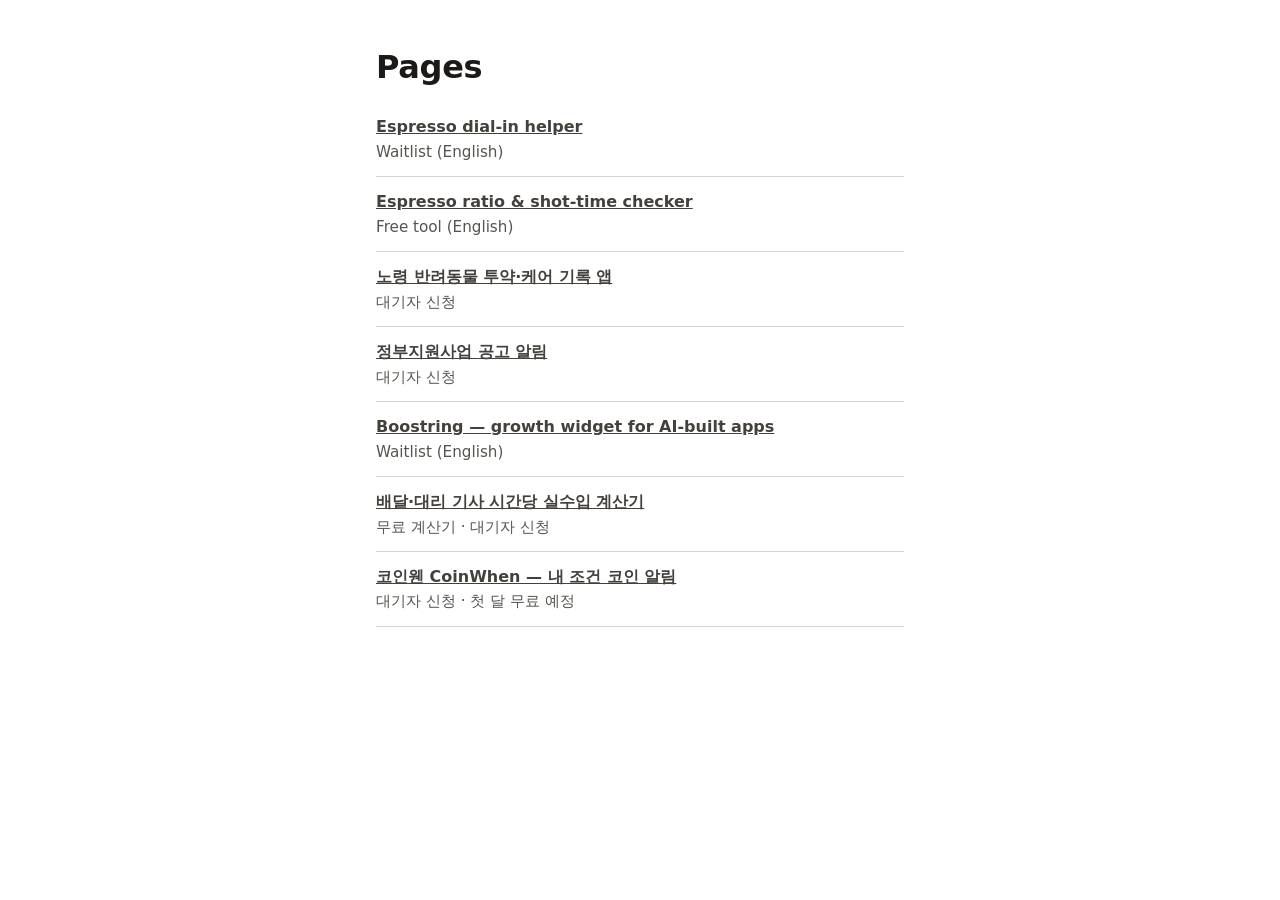
<file: index.html>
<!doctype html>
<html lang="ko">
<head>
<meta charset="utf-8">
<meta name="viewport" content="width=device-width, initial-scale=1">
<title>Waitlist Pages</title>
<meta name="description" content="준비 중인 서비스의 대기자 신청 페이지 목록.">
<meta property="og:title" content="Waitlist Pages">
<meta property="og:description" content="준비 중인 서비스의 대기자 신청 페이지 목록.">
<meta property="og:type" content="website">
<link rel="stylesheet" href="assets/style.css">
<style>:root { --accent: #44403c; }</style>
<script src="assets/config.js"></script>
</head>
<body>
<main>
  <h1>Pages</h1>
  <ul class="hub">
    <li><a href="espresso/index.html">Espresso dial-in helper</a><span>Waitlist (English)</span></li>
    <li><a href="espresso/calculator.html">Espresso ratio &amp; shot-time checker</a><span>Free tool (English)</span></li>
    <li><a href="pet/index.html">노령 반려동물 투약·케어 기록 앱</a><span>대기자 신청</span></li>
    <li><a href="jiwon/index.html">정부지원사업 공고 알림</a><span>대기자 신청</span></li>
    <li><a href="boost/index.html">Boostring — growth widget for AI-built apps</a><span>Waitlist (English)</span></li>
    <li><a href="driver/index.html">배달·대리 기사 시간당 실수입 계산기</a><span>무료 계산기 · 대기자 신청</span></li>
    <li><a href="coin/index.html">코인웬 CoinWhen — 내 조건 코인 알림</a><span>대기자 신청 · 첫 달 무료 예정</span></li>
  </ul>
</main>
</body>
</html>
</file>
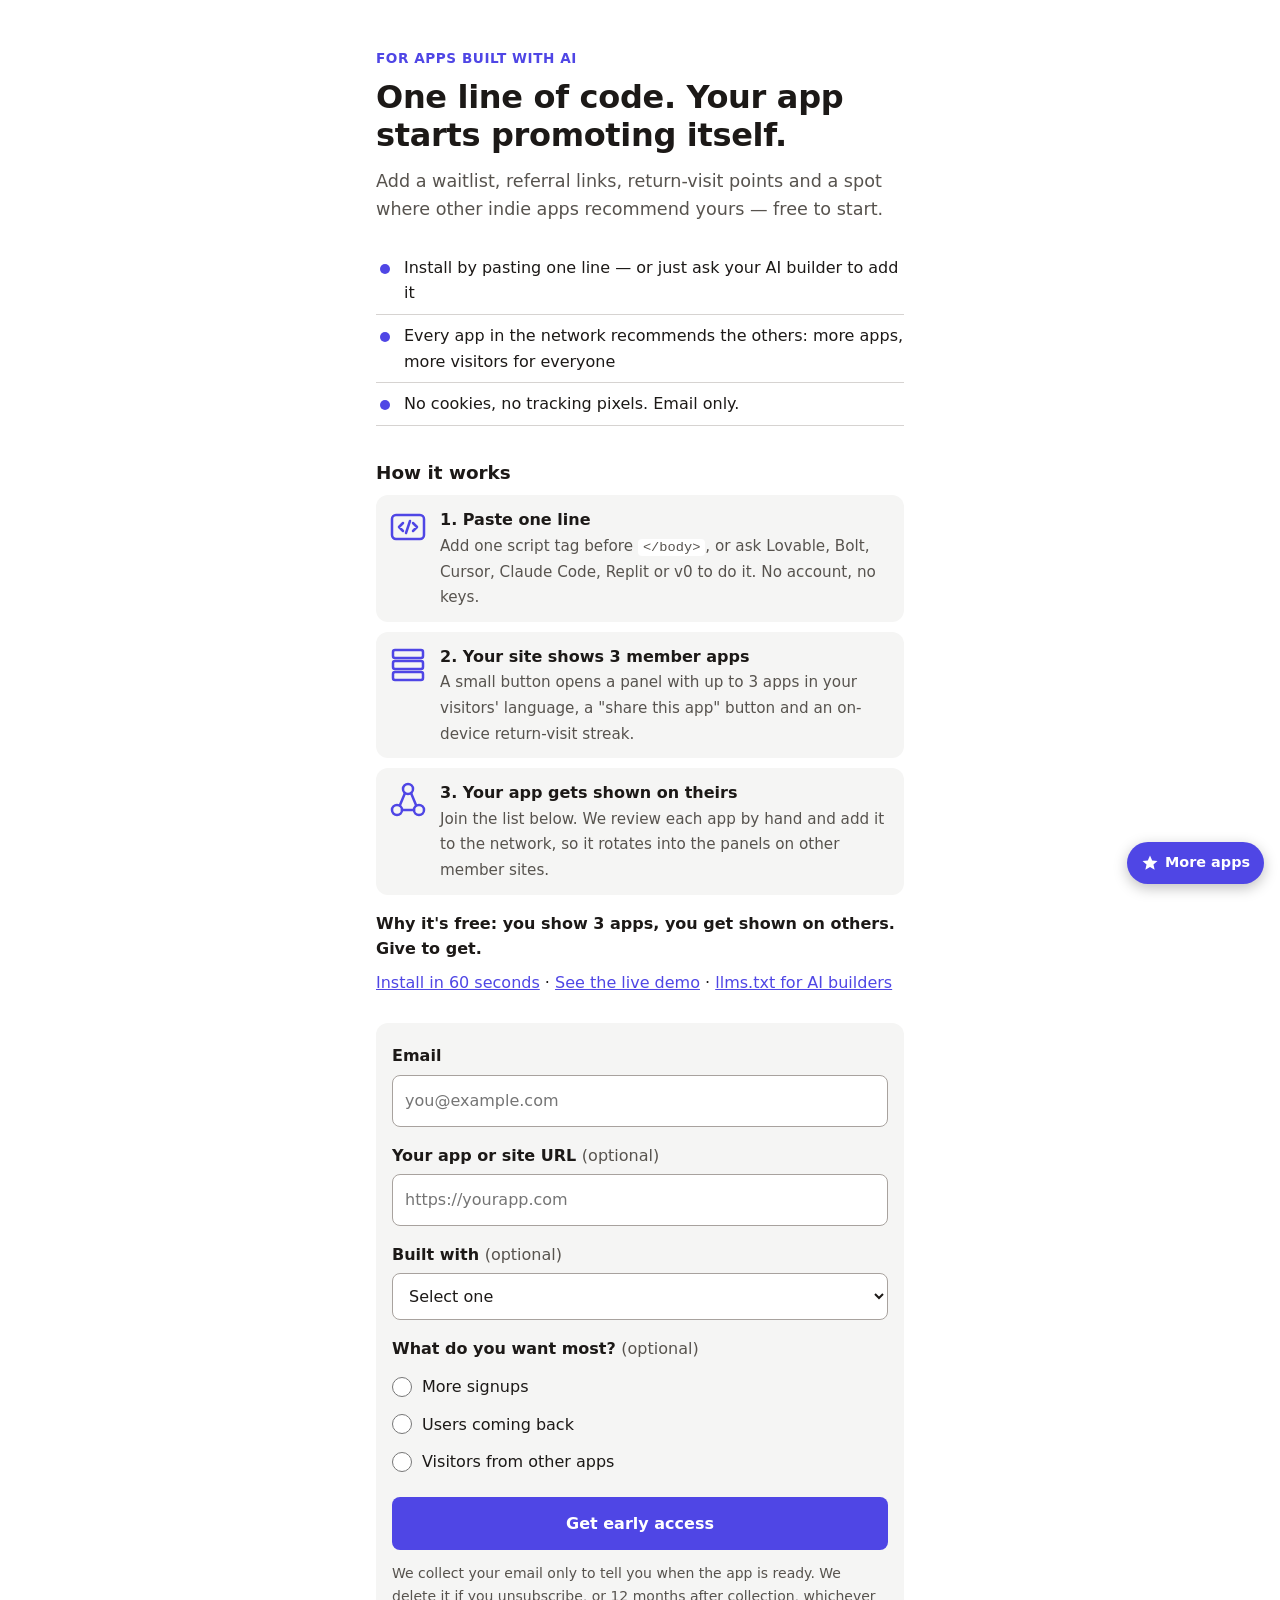
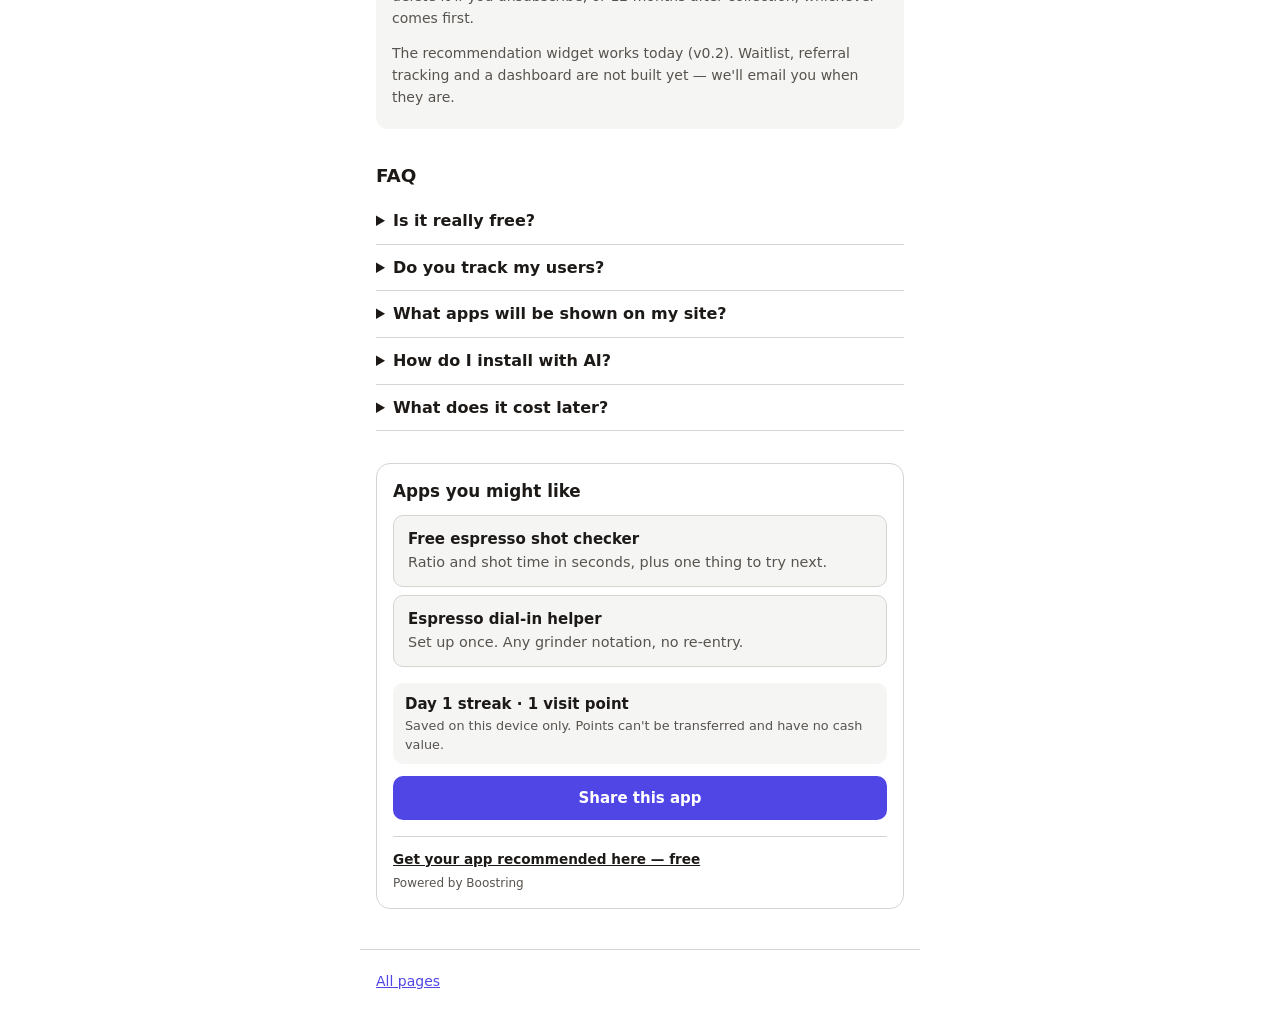
<file: boost/index.html>
<!doctype html>
<html lang="en">
<head>
<meta charset="utf-8">
<meta name="viewport" content="width=device-width, initial-scale=1">
<title>Boostring: free growth widget for AI-built apps</title>
<meta name="description" content="Add a waitlist, referral links, return-visit points and a spot where other indie apps recommend yours with one line of code. Free to start. Join the early access list.">
<meta property="og:title" content="One line of code. Your app starts promoting itself.">
<meta property="og:description" content="Boostring adds a waitlist, referral links, return-visit points and indie app recommendations to apps built with AI tools. Free to start.">
<meta property="og:type" content="website">
<link rel="stylesheet" href="../assets/style.css">
<style>
  :root { --accent: #4f46e5; }
  input[type=url] { width: 100%; font: inherit; padding: 12px; border: 1px solid #a8a29e; border-radius: 8px; background: #fff; color: var(--text); }
  input[type=url]:focus-visible { outline: 3px solid var(--accent); outline-offset: 2px; }
  .how { list-style: none; padding: 0; margin: 0 0 16px; display: grid; gap: 10px; counter-reset: s; }
  .how li { display: flex; gap: 12px; align-items: flex-start; padding: 12px; background: var(--surface); border-radius: 12px; }
  .how svg { width: 40px; height: 40px; flex: none; color: var(--accent); }
  .how b { display: block; }
  .how span { color: var(--muted); font-size: .95rem; }
  .how code, .faq code { font-size: .9em; background: #fff; padding: 1px 5px; border-radius: 4px; white-space: nowrap; }
  .why { font-weight: 700; margin: 0 0 8px; }
  .links { margin: 0 0 28px; }
  .faq details { border-bottom: 1px solid var(--line); padding: 10px 0; }
  .faq summary { font-weight: 700; cursor: pointer; }
  .faq p { margin: 8px 0 0; color: var(--muted); }
  .honest { font-size: .875rem; color: var(--muted); margin: 12px 0 0; }
</style>
<script src="../assets/config.js"></script>
</head>
<body>
<main>
  <p class="eyebrow">For apps built with AI</p>
  <h1>One line of code. Your app starts promoting itself.</h1>
  <p class="sub">Add a waitlist, referral links, return-visit points and a spot where other indie apps recommend yours — free to start.</p>
  <ul class="points">
    <li>Install by pasting one line — or just ask your AI builder to add it</li>
    <li>Every app in the network recommends the others: more apps, more visitors for everyone</li>
    <li>No cookies, no tracking pixels. Email only.</li>
  </ul>

  <h2>How it works</h2>
  <ol class="how">
    <li>
      <svg viewBox="0 0 40 40" aria-hidden="true" fill="none" stroke="currentColor" stroke-width="2.5" stroke-linecap="round" stroke-linejoin="round"><rect x="4" y="8" width="32" height="24" rx="4"/><path d="M15 16l-4 4 4 4M25 16l4 4-4 4M22 14l-4 12"/></svg>
      <div><b>1. Paste one line</b><span>Add one script tag before <code>&lt;/body&gt;</code>, or ask Lovable, Bolt, Cursor, Claude Code, Replit or v0 to do it. No account, no keys.</span></div>
    </li>
    <li>
      <svg viewBox="0 0 40 40" aria-hidden="true" fill="none" stroke="currentColor" stroke-width="2.5" stroke-linecap="round" stroke-linejoin="round"><rect x="5" y="6" width="30" height="8" rx="2"/><rect x="5" y="17" width="30" height="8" rx="2"/><rect x="5" y="28" width="30" height="8" rx="2"/></svg>
      <div><b>2. Your site shows 3 member apps</b><span>A small button opens a panel with up to 3 apps in your visitors' language, a "share this app" button and an on-device return-visit streak.</span></div>
    </li>
    <li>
      <svg viewBox="0 0 40 40" aria-hidden="true" fill="none" stroke="currentColor" stroke-width="2.5" stroke-linecap="round" stroke-linejoin="round"><circle cx="20" cy="9" r="5"/><circle cx="9" cy="30" r="5"/><circle cx="31" cy="30" r="5"/><path d="M17 13l-5 12M23 13l5 12M14 30h12"/></svg>
      <div><b>3. Your app gets shown on theirs</b><span>Join the list below. We review each app by hand and add it to the network, so it rotates into the panels on other member sites.</span></div>
    </li>
  </ol>
  <p class="why">Why it's free: you show 3 apps, you get shown on others. Give to get.</p>
  <p class="links"><a href="install.html">Install in 60 seconds</a> · <a href="install.html#demo">See the live demo</a> · <a href="llms.txt">llms.txt for AI builders</a></p>

  <div class="card">
    <form data-waitlist data-status="wl-status" data-referral="wl-referral"
          data-soon="Waitlist opens soon. Nothing was sent; please check back."
          data-thanks="Thanks, you're on the list."
          data-error="Something went wrong and you were not added. Please try again.">
      <input type="hidden" name="item" value="boost">
      <input type="hidden" name="_subject" value="Waitlist: boost">
      <div class="field">
        <label for="email">Email</label>
        <input id="email" name="email" type="email" required autocomplete="email" placeholder="you@example.com">
      </div>
      <div class="field">
        <label for="site">Your app or site URL <span class="opt">(optional)</span></label>
        <input id="site" name="site" type="url" maxlength="200" autocomplete="url" placeholder="https://yourapp.com">
      </div>
      <div class="field">
        <label for="builder">Built with <span class="opt">(optional)</span></label>
        <select id="builder" name="builder">
          <option value="">Select one</option>
          <option>Lovable</option><option>Bolt</option><option>Replit</option>
          <option>Cursor</option><option>Claude Code</option><option>v0</option>
          <option>Base44</option><option>Other</option>
        </select>
      </div>
      <fieldset>
        <legend>What do you want most? <span class="opt">(optional)</span></legend>
        <label class="radio"><input type="radio" name="goal" value="more-signups"> More signups</label>
        <label class="radio"><input type="radio" name="goal" value="users-coming-back"> Users coming back</label>
        <label class="radio"><input type="radio" name="goal" value="visitors-from-other-apps"> Visitors from other apps</label>
      </fieldset>
      <button type="submit">Get early access</button>
      <p class="notice">We collect your email only to tell you when the app is ready. We delete it if you unsubscribe, or 12 months after collection, whichever comes first.</p>
    </form>
    <p id="wl-status" class="status" role="status" aria-live="polite" hidden></p>
    <div id="wl-referral" class="referral" hidden>
      <p>Share your link — each friend who joins moves you up the list.</p>
      <a data-share-link href="#"></a>
    </div>
    <p class="honest">The recommendation widget works today (v0.2). Waitlist, referral tracking and a dashboard are not built yet — we'll email you when they are.</p>
  </div>

  <h2>FAQ</h2>
  <div class="faq">
    <details>
      <summary>Is it really free?</summary>
      <p>Yes. The script, the recommendations and being recommended on other member sites cost nothing. There is no card to enter and no account to make.</p>
    </details>
    <details>
      <summary>Do you track my users?</summary>
      <p>No. No cookies, no tracking pixels, no analytics. The script makes one request: <code>network.json</code> from the same place the script is served. The streak and referral code are kept in your visitor's browser (localStorage) and never sent to us.</p>
    </details>
    <details>
      <summary>What apps will be shown on my site?</summary>
      <p>Only apps in the network, which we vet by hand. Same language as your page first, same category preferred, never your own app. The order rotates daily so every member gets seen. The full list is public in <a href="network.json">network.json</a>.</p>
    </details>
    <details>
      <summary>How do I install with AI?</summary>
      <p>Tell your builder: "Add this script tag right before &lt;/body&gt; on every page of my site" and paste the line. Ready-made prompts for each tool are on the <a href="install.html">install page</a>.</p>
    </details>
    <details>
      <summary>What does it cost later?</summary>
      <p>Paid plans may come later for extras such as a dashboard. The core recommendation exchange stays free. If anything changes we'll tell you by email first.</p>
    </details>
  </div>
  <div id="boostring"></div>
</main>
<footer>
  <p><a href="../index.html">All pages</a></p>
</footer>
<script src="../assets/form.js"></script>
<script src="boostring.js" data-site="boost" data-mode="both" data-accent="#4f46e5" async></script>
</body>
</html>
</file>
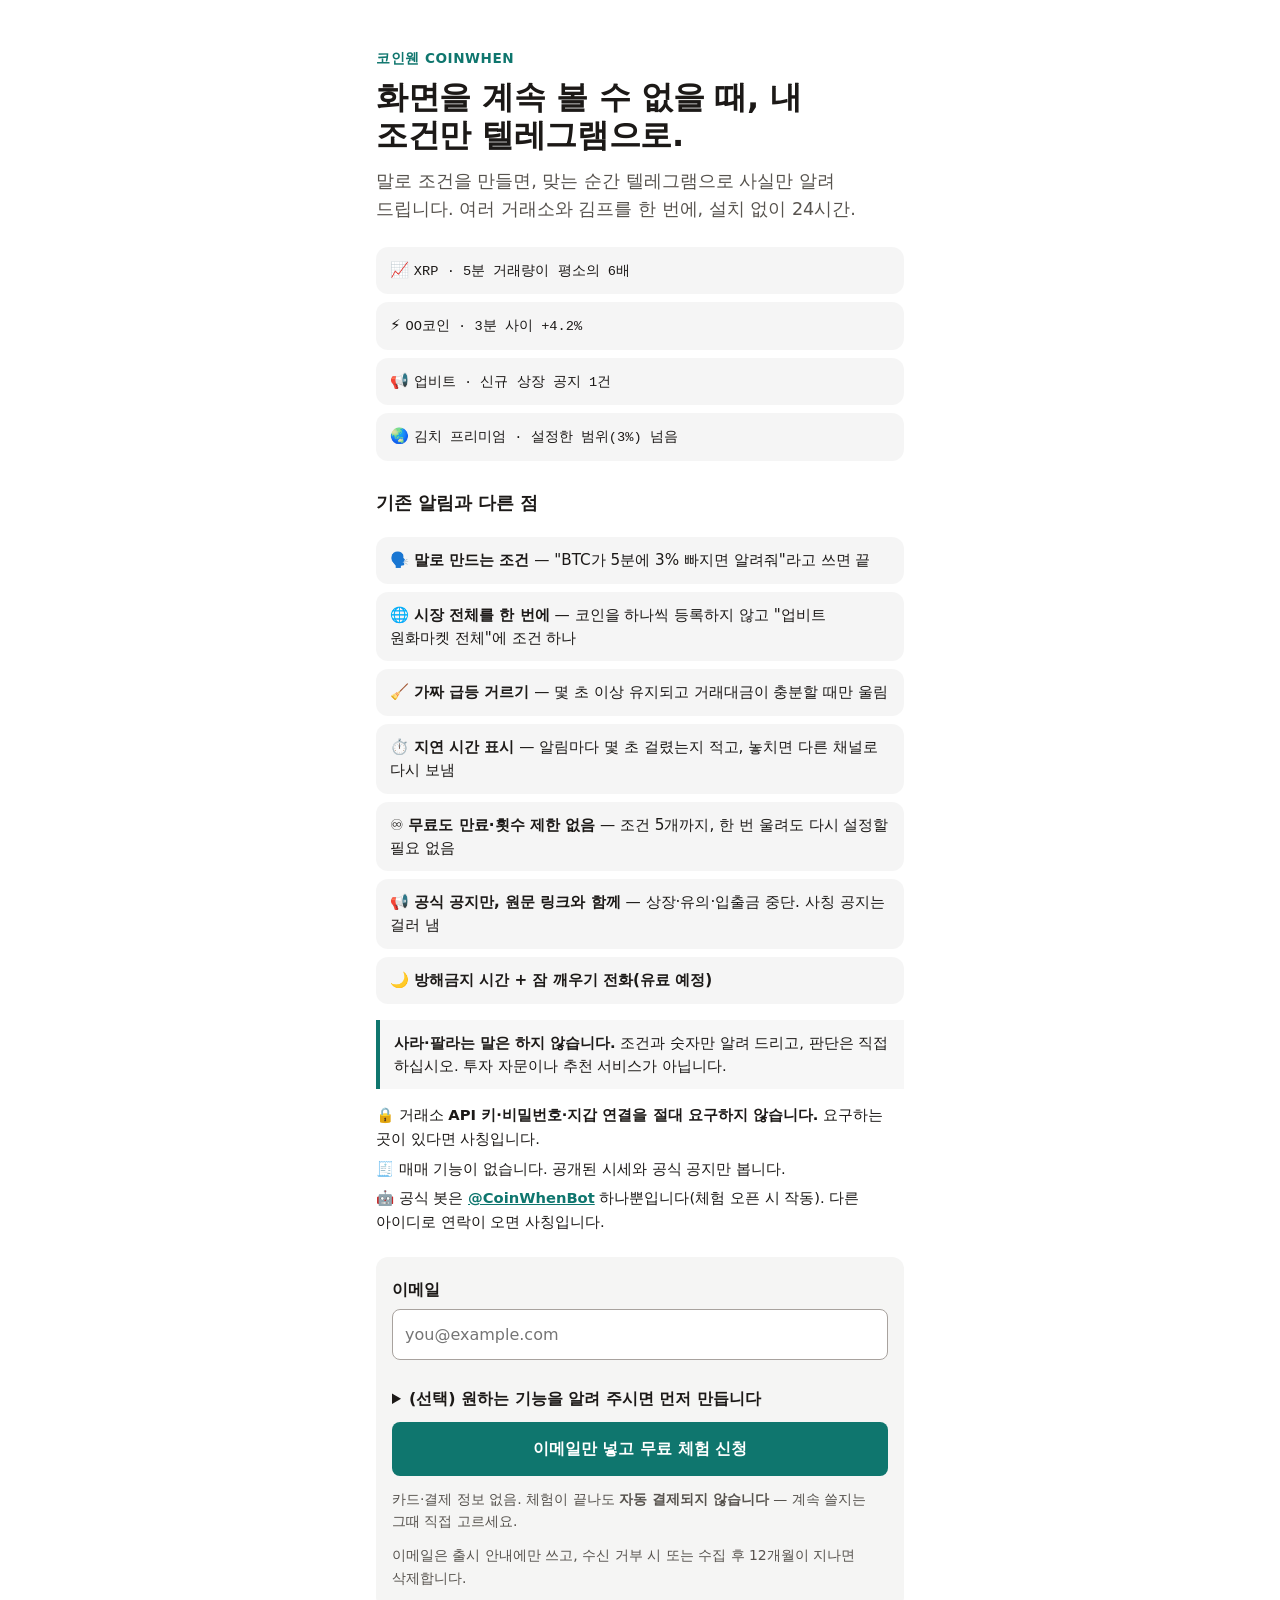
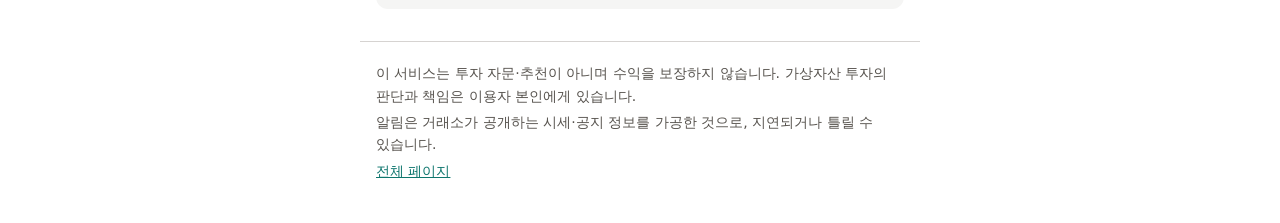
<file: coin/index.html>
<!doctype html>
<html lang="ko">
<head>
<meta charset="utf-8">
<meta name="viewport" content="width=device-width, initial-scale=1">
<title>코인웬 CoinWhen — 내 조건 코인 알림</title>
<meta name="description" content="거래량 급증, 가격 급변, 신규 상장 공지처럼 내가 정한 조건이 맞으면 텔레그램으로 알려 드립니다. 투자 추천은 하지 않습니다.">
<meta property="og:title" content="화면을 계속 볼 수 없을 때, 내 조건만 텔레그램으로.">
<meta property="og:description" content="내가 정한 조건이 맞으면 사실만 알려 드리는 코인 알림 봇. 첫 달 무료 예정.">
<meta property="og:type" content="website">
<link rel="stylesheet" href="../assets/style.css">
<style>
  :root { --accent: #0f766e; }
  .examples { list-style: none; padding: 0; margin: 20px 0 8px; display: grid; gap: 8px; }
  .examples li { padding: 12px 14px; border-radius: 12px; background: rgba(127,127,127,.08); font-size: .95rem; line-height: 1.5; }
  .examples code { font-family: ui-monospace, SFMono-Regular, Menlo, monospace; font-size: .9em; word-break: keep-all; }
  .not { margin: 16px 0 0; padding: 12px 14px; border-left: 4px solid var(--accent); background: rgba(127,127,127,.06); font-size: .92rem; line-height: 1.55; }
  fieldset { border: 0; margin: 0 0 16px; padding: 0; }
  fieldset legend { font-weight: 700; margin-bottom: 8px; }
  details.more { margin: 16px 0 0; }
  details.more summary { cursor: pointer; font-weight: 600; padding: 10px 0; }
  details.more[open] summary { margin-bottom: 8px; }
  .trust { list-style: none; padding: 0; margin: 14px 0 0; display: grid; gap: 6px; font-size: .92rem; }
  .checks label { display: flex; gap: 8px; align-items: center; margin: 6px 0; font-weight: 400; }
</style>
<script src="../assets/config.js"></script>
</head>
<body>
<main>
  <p class="eyebrow">코인웬 CoinWhen</p>
  <h1>화면을 계속 볼 수 없을 때, 내 조건만 텔레그램으로.</h1>
  <p class="sub">말로 조건을 만들면, 맞는 순간 텔레그램으로 사실만 알려 드립니다. 여러 거래소와 김프를 한 번에, 설치 없이 24시간.</p>

  <ul class="examples" aria-label="알림 예시">
    <li>📈 <code>XRP · 5분 거래량이 평소의 6배</code></li>
    <li>⚡ <code>OO코인 · 3분 사이 +4.2%</code></li>
    <li>📢 <code>업비트 · 신규 상장 공지 1건</code></li>
    <li>🌏 <code>김치 프리미엄 · 설정한 범위(3%) 넘음</code></li>
  </ul>
  <h2 style="font-size:1.1rem;margin:28px 0 10px">기존 알림과 다른 점</h2>
  <ul class="examples" aria-label="다른 점">
    <li>🗣️ <strong>말로 만드는 조건</strong> — "BTC가 5분에 3% 빠지면 알려줘"라고 쓰면 끝</li>
    <li>🌐 <strong>시장 전체를 한 번에</strong> — 코인을 하나씩 등록하지 않고 "업비트 원화마켓 전체"에 조건 하나</li>
    <li>🧹 <strong>가짜 급등 거르기</strong> — 몇 초 이상 유지되고 거래대금이 충분할 때만 울림</li>
    <li>⏱️ <strong>지연 시간 표시</strong> — 알림마다 몇 초 걸렸는지 적고, 놓치면 다른 채널로 다시 보냄</li>
    <li>♾️ <strong>무료도 만료·횟수 제한 없음</strong> — 조건 5개까지, 한 번 울려도 다시 설정할 필요 없음</li>
    <li>📢 <strong>공식 공지만, 원문 링크와 함께</strong> — 상장·유의·입출금 중단. 사칭 공지는 걸러 냄</li>
    <li>🌙 <strong>방해금지 시간 + 잠 깨우기 전화(유료 예정)</strong></li>
  </ul>
  <p class="not"><strong>사라·팔라는 말은 하지 않습니다.</strong> 조건과 숫자만 알려 드리고, 판단은 직접 하십시오. 투자 자문이나 추천 서비스가 아닙니다.</p>

  <ul class="trust" aria-label="안심 약속">
    <li>🔒 거래소 <strong>API 키·비밀번호·지갑 연결을 절대 요구하지 않습니다.</strong> 요구하는 곳이 있다면 사칭입니다.</li>
    <li>🧾 매매 기능이 없습니다. 공개된 시세와 공식 공지만 봅니다.</li>
    <li>🤖 공식 봇은 <a href="https://t.me/CoinWhenBot" rel="noopener"><strong>@CoinWhenBot</strong></a> 하나뿐입니다(체험 오픈 시 작동). 다른 아이디로 연락이 오면 사칭입니다.</li>
  </ul>
  <div class="card" style="margin-top:24px">
    <form data-waitlist data-endpoint="https://script.google.com/macros/s/AKfycbxaPPbWtwKUtUwsdDdP6D6fzMjVUw059i9oylRcZdw248mruXvFdVz9omgjuqEkwKcC/exec" data-endpoint-type="gas" data-status="wl-status"
          data-soon="곧 열립니다. 아직 신청이 접수되지 않았습니다."
          data-thanks="신청 완료! 텔레그램 처음 쓰시는 분을 위한 5분 준비 안내를 이메일로 보내 드립니다(보통 1분 안에 도착합니다. 안 보이면 스팸함도 확인해 주세요)."
          data-error="접수되지 않았습니다. 잠시 후 다시 시도해 주세요.">
      <input type="hidden" name="item" value="coin">
      <input type="text" name="_gotcha" tabindex="-1" autocomplete="off" aria-hidden="true" style="position:absolute;left:-9999px;width:1px;height:1px;opacity:0">
      <input type="hidden" name="_subject" value="Waitlist: coin">
      <div class="field">
        <label for="email">이메일</label>
        <input id="email" name="email" type="email" required autocomplete="email" placeholder="you@example.com">
      </div>
      <details class="more">
        <summary>(선택) 원하는 기능을 알려 주시면 먼저 만듭니다</summary>
      <fieldset class="checks">
        <legend>주로 쓰는 거래소 (선택)</legend>
        <label><input type="checkbox" name="exchange" value="upbit"> 업비트</label>
        <label><input type="checkbox" name="exchange" value="bithumb"> 빗썸</label>
        <label><input type="checkbox" name="exchange" value="coinone"> 코인원</label>
        <label><input type="checkbox" name="exchange" value="korbit"> 코빗</label>
        <label><input type="checkbox" name="exchange" value="binance"> 바이낸스</label>
      </fieldset>
      <fieldset class="checks">
        <legend>가장 먼저 받고 싶은 알림 (선택)</legend>
        <label><input type="checkbox" name="want" value="volume"> 거래량 급증</label>
        <label><input type="checkbox" name="want" value="price"> 짧은 시간 가격 급변</label>
        <label><input type="checkbox" name="want" value="listing"> 신규 상장·유의 종목 공지</label>
        <label><input type="checkbox" name="want" value="orderbook"> 호가 잔량 급변</label>
        <label><input type="checkbox" name="want" value="kimchi"> 김치 프리미엄</label>
        <label><input type="checkbox" name="want" value="wake"> 자는 동안 잠 깨우기 전화</label>
      </fieldset>
      <div class="field">
        <label for="rule">가장 먼저 걸고 싶은 조건을 말로 적어 주세요 (선택)</label>
        <input id="rule" name="rule" type="text" maxlength="120" placeholder="예: 업비트 원화마켓에서 5분 거래량이 평소 5배면">
      </div>
      <div class="field">
        <label for="price">무료(조건 5개) 다음 단계, 월 3,900원이면? (선택)</label>
        <select id="price" name="price">
          <option value="">선택해 주세요</option>
          <option value="free-only">무료만 쓸래요</option>
          <option value="3900-yes">3,900원이면 쓰겠다</option>
          <option value="3900-plus-wake">3,900원 + 잠 깨우기 전화도 원함</option>
          <option value="lower">더 싸야 쓰겠다</option>
          <option value="higher-ok">기능이 좋으면 더 내도 됨</option>
        </select>
      </div>
      </details>
      <button type="submit">이메일만 넣고 무료 체험 신청</button>
      <p class="notice">카드·결제 정보 없음. 체험이 끝나도 <strong>자동 결제되지 않습니다</strong> — 계속 쓸지는 그때 직접 고르세요.</p>
      <p class="notice">이메일은 출시 안내에만 쓰고, 수신 거부 시 또는 수집 후 12개월이 지나면 삭제합니다.</p>
    </form>
    <p id="wl-status" class="status" role="status" aria-live="polite" hidden></p>
  </div>
</main>
<footer>
  <p>이 서비스는 투자 자문·추천이 아니며 수익을 보장하지 않습니다. 가상자산 투자의 판단과 책임은 이용자 본인에게 있습니다.</p>
  <p>알림은 거래소가 공개하는 시세·공지 정보를 가공한 것으로, 지연되거나 틀릴 수 있습니다.</p>
  <p><a href="../index.html">전체 페이지</a></p>
</footer>
<script src="../assets/form.js"></script>
</body>
</html>
</file>
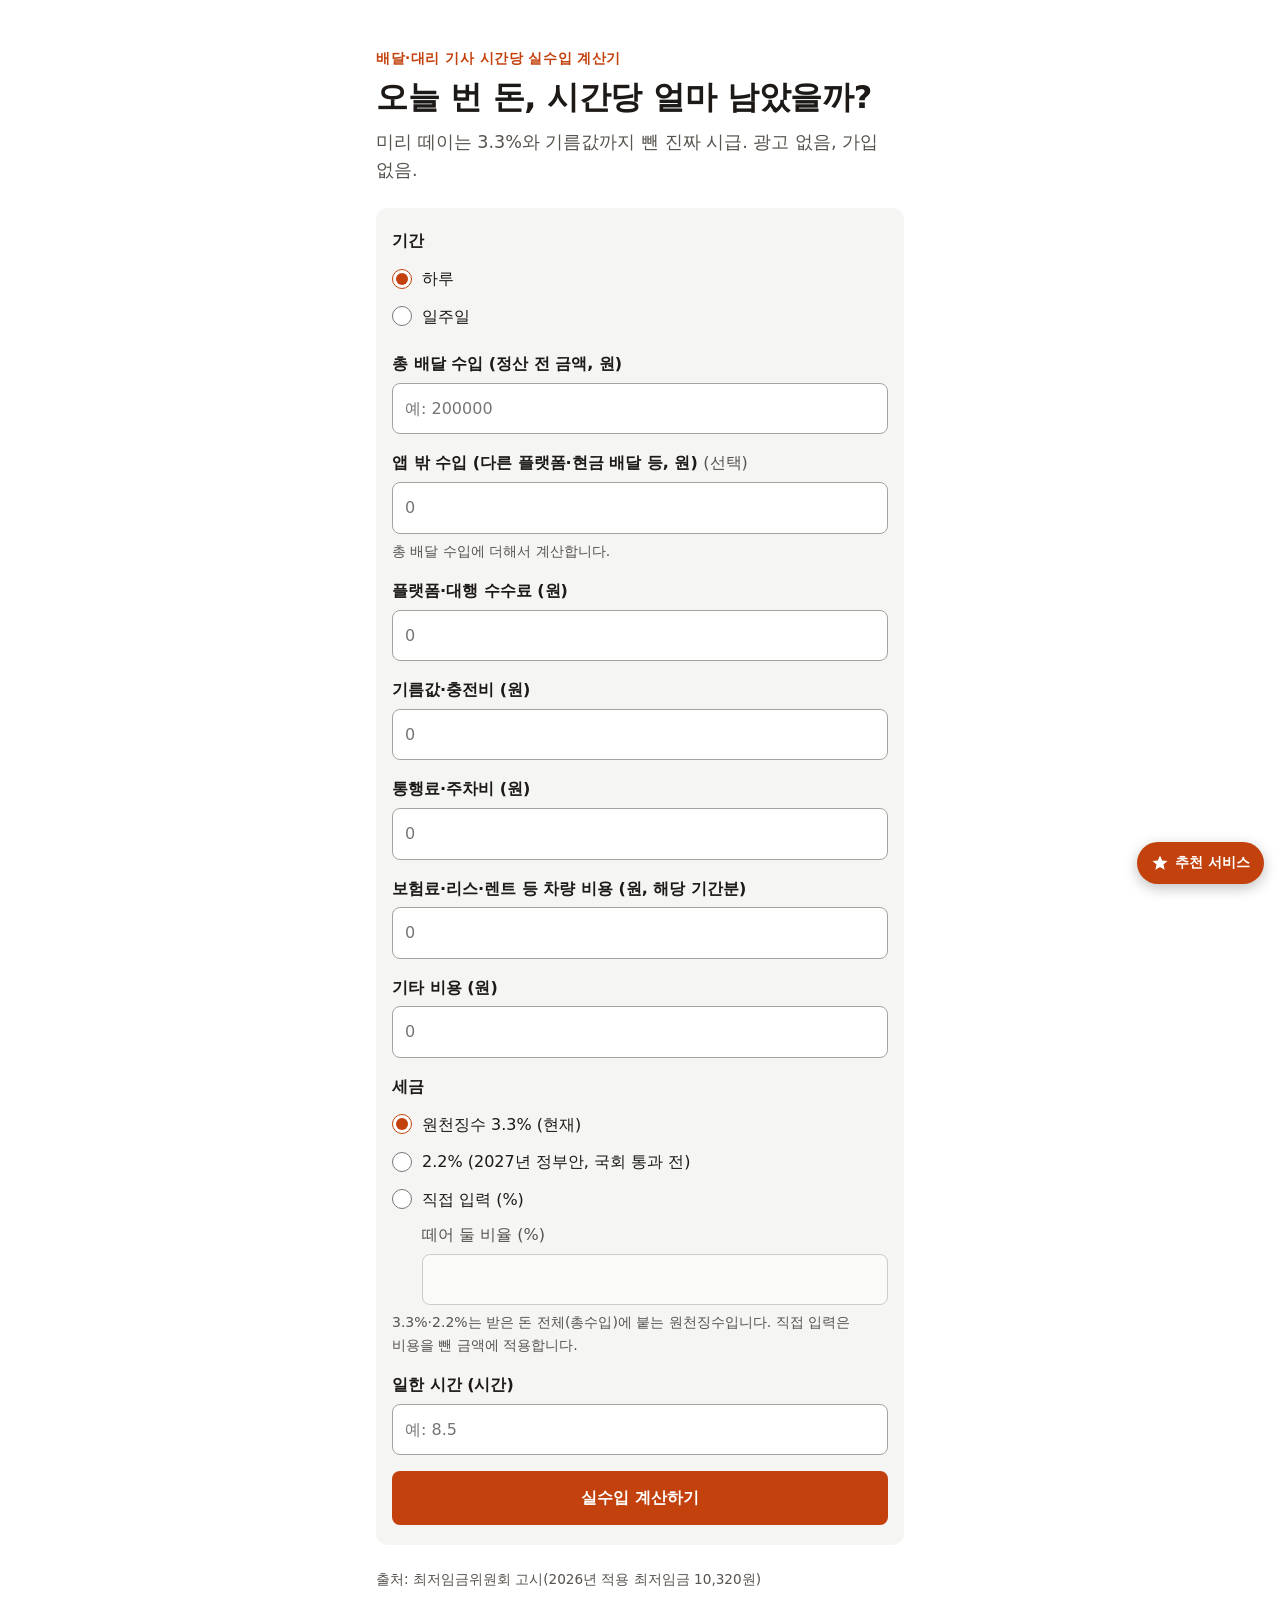
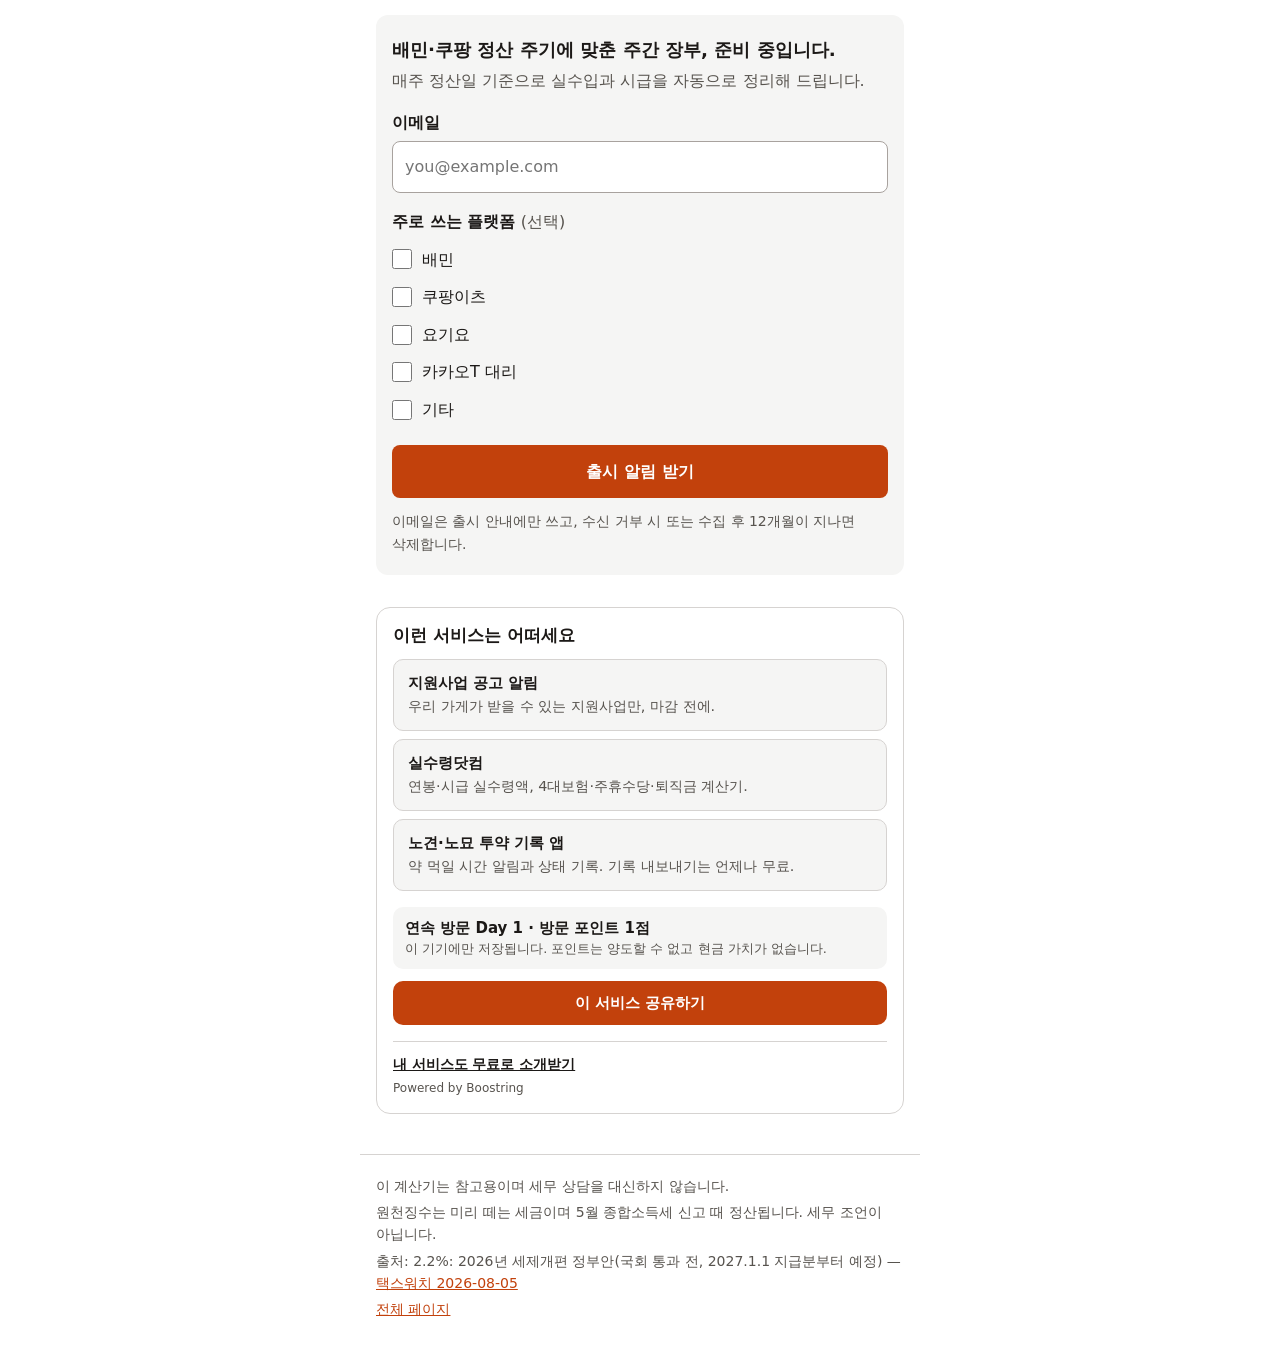
<file: driver/index.html>
<!doctype html>
<html lang="ko">
<head>
<meta charset="utf-8">
<meta name="viewport" content="width=device-width, initial-scale=1">
<title>배달·대리 기사 시간당 실수입 계산기</title>
<meta name="description" content="배달 수입에서 수수료·기름값·통행료·보험료·세금을 빼고 실제 시급을 계산하는 무료 계산기.">
<meta property="og:title" content="오늘 번 돈, 시간당 얼마 남았을까?">
<meta property="og:description" content="수수료·기름값·통행료·보험료·세금을 빼고 실제 시급을 계산합니다.">
<meta property="og:type" content="website">
<link rel="stylesheet" href="../assets/style.css">
<style>
  :root { --accent: #c2410c; }
  .breakdown { list-style: none; padding: 0; margin: 12px 0 0; font-variant-numeric: tabular-nums; }
  .breakdown li { display: flex; justify-content: space-between; gap: 12px; padding: 6px 0; border-bottom: 1px solid var(--line); }
  .breakdown li:last-child { border-bottom: 0; font-weight: 700; }
  .breakdown span:last-child { text-align: right; white-space: nowrap; }
  .neg { color: var(--err); }
  .help { font-size: .875rem; color: var(--muted); margin: 6px 0 0; }
  .wl-title { font-size: 1.15rem; margin: 0 0 4px; }
  .wl-sub { color: var(--muted); margin: 0 0 16px; }
  .checks .check { padding: 6px 0; margin: 0; }
  .result .headline { font-size: 1.1rem; font-weight: 700; line-height: 1.5; margin: 4px 0 0; font-variant-numeric: tabular-nums; word-break: keep-all; }
  .result .headline strong { font-size: 1.6rem; font-weight: 800; white-space: nowrap; }
  .result .headline .amt { white-space: nowrap; }
  .tax-custom { margin: 4px 0 0 30px; }
  .tax-custom input:disabled { opacity: .5; }
</style>
<script src="../assets/config.js"></script>
</head>
<body>
<main>
  <p class="eyebrow">배달·대리 기사 시간당 실수입 계산기</p>
  <h1>오늘 번 돈, 시간당 얼마 남았을까?</h1>
  <p class="sub">미리 떼이는 3.3%와 기름값까지 뺀 진짜 시급. 광고 없음, 가입 없음.</p>

  <form id="calc" class="card" novalidate>
    <fieldset>
      <legend>기간</legend>
      <label class="radio"><input type="radio" name="period" value="day" checked> 하루</label>
      <label class="radio"><input type="radio" name="period" value="week"> 일주일</label>
    </fieldset>
    <div class="field">
      <label for="gross">총 배달 수입 (정산 전 금액, 원)</label>
      <input id="gross" type="number" inputmode="numeric" min="0" step="1" placeholder="예: 200000">
    </div>
    <div class="field">
      <label for="extra">앱 밖 수입 (다른 플랫폼·현금 배달 등, 원) <span class="opt">(선택)</span></label>
      <input id="extra" type="number" inputmode="numeric" min="0" step="1" placeholder="0" aria-describedby="extra-help">
      <p id="extra-help" class="help">총 배달 수입에 더해서 계산합니다.</p>
    </div>
    <div class="field">
      <label for="fee">플랫폼·대행 수수료 (원)</label>
      <input id="fee" type="number" inputmode="numeric" min="0" step="1" placeholder="0">
    </div>
    <div class="field">
      <label for="fuel">기름값·충전비 (원)</label>
      <input id="fuel" type="number" inputmode="numeric" min="0" step="1" placeholder="0">
    </div>
    <div class="field">
      <label for="toll">통행료·주차비 (원)</label>
      <input id="toll" type="number" inputmode="numeric" min="0" step="1" placeholder="0">
    </div>
    <div class="field">
      <label for="vehicle">보험료·리스·렌트 등 차량 비용 (원, 해당 기간분)</label>
      <input id="vehicle" type="number" inputmode="numeric" min="0" step="1" placeholder="0">
    </div>
    <div class="field">
      <label for="other">기타 비용 (원)</label>
      <input id="other" type="number" inputmode="numeric" min="0" step="1" placeholder="0">
    </div>
    <fieldset aria-describedby="tax-help">
      <legend>세금</legend>
      <label class="radio"><input type="radio" name="taxmode" value="3.3" checked> 원천징수 3.3% (현재)</label>
      <label class="radio"><input type="radio" name="taxmode" value="2.2"> 2.2% (2027년 정부안, 국회 통과 전)</label>
      <label class="radio"><input type="radio" name="taxmode" value="custom"> 직접 입력 (%)</label>
      <div class="tax-custom">
        <label for="tax" class="opt">떼어 둘 비율 (%)</label>
        <input id="tax" type="number" inputmode="decimal" min="0" max="100" step="0.1" disabled>
      </div>
      <p id="tax-help" class="help">3.3%·2.2%는 받은 돈 전체(총수입)에 붙는 원천징수입니다. 직접 입력은 비용을 뺀 금액에 적용합니다.</p>
    </fieldset>
    <div class="field">
      <label for="hours">일한 시간 (시간)</label>
      <input id="hours" type="number" inputmode="decimal" min="0" step="0.1" placeholder="예: 8.5">
    </div>
    <button type="submit">실수입 계산하기</button>

    <div id="result" class="result" role="status" aria-live="polite" hidden>
      <p class="detail" id="r-label" style="margin:0"></p>
      <p class="headline" id="r-hourly"></p>
      <p class="advice" id="r-compare"></p>
      <ul class="breakdown" id="r-breakdown"></ul>
      <p class="detail" id="r-note"></p>
    </div>
  </form>

  <p class="ref">출처: 최저임금위원회 고시(2026년 적용 최저임금 10,320원)</p>

  <div class="card" style="margin-top:24px">
    <form data-waitlist data-status="wl-status"
          data-soon="곧 열립니다. 아직 신청이 접수되지 않았습니다."
          data-thanks="신청해 주셔서 감사합니다. 출시되면 알려 드릴게요."
          data-error="접수되지 않았습니다. 잠시 후 다시 시도해 주세요.">
      <input type="hidden" name="item" value="driver">
      <input type="hidden" name="_subject" value="Waitlist: driver">
      <h2 class="wl-title">배민·쿠팡 정산 주기에 맞춘 주간 장부, 준비 중입니다.</h2>
      <p class="wl-sub">매주 정산일 기준으로 실수입과 시급을 자동으로 정리해 드립니다.</p>
      <div class="field">
        <label for="email">이메일</label>
        <input id="email" name="email" type="email" required autocomplete="email" placeholder="you@example.com">
      </div>
      <fieldset class="checks">
        <legend>주로 쓰는 플랫폼 <span class="opt">(선택)</span></legend>
        <label class="check"><input type="checkbox" name="platform" value="baemin"> 배민</label>
        <label class="check"><input type="checkbox" name="platform" value="coupangeats"> 쿠팡이츠</label>
        <label class="check"><input type="checkbox" name="platform" value="yogiyo"> 요기요</label>
        <label class="check"><input type="checkbox" name="platform" value="kakaot_daeri"> 카카오T 대리</label>
        <label class="check"><input type="checkbox" name="platform" value="other"> 기타</label>
      </fieldset>
      <button type="submit">출시 알림 받기</button>
      <p class="notice">이메일은 출시 안내에만 쓰고, 수신 거부 시 또는 수집 후 12개월이 지나면 삭제합니다.</p>
    </form>
    <p id="wl-status" class="status" role="status" aria-live="polite" hidden></p>
  </div>
  <div id="boostring"></div>
</main>
<footer>
  <p>이 계산기는 참고용이며 세무 상담을 대신하지 않습니다.</p>
  <p>원천징수는 미리 떼는 세금이며 5월 종합소득세 신고 때 정산됩니다. 세무 조언이 아닙니다.</p>
  <p>출처: 2.2%: 2026년 세제개편 정부안(국회 통과 전, 2027.1.1 지급분부터 예정) — <a href="https://www.taxwatch.co.kr/article/tax/2026/08/05/0004" target="_blank" rel="noopener">택스워치 2026-08-05</a></p>
  <p><a href="../index.html">전체 페이지</a></p>
</footer>
<script>
(function () {
  // 2026년 적용 최저임금 (최저임금위원회 고시). 페이지에서 유일한 고정 숫자.
  var MIN_WAGE_2026 = 10320;

  function num(id) {
    var v = parseFloat(document.getElementById(id).value);
    return isFinite(v) ? v : 0;
  }
  function won(n) {
    var r = Math.round(n);
    var s = Math.abs(r).toLocaleString("ko-KR");
    return (r < 0 ? "−" : "") + s + "원";
  }
  function signedWon(n) {
    var r = Math.round(n);
    return (r > 0 ? "+" : "") + won(r);
  }

  // v.taxMode: "withholding"(3.3%/2.2%) 또는 "custom"(직접 입력)
  function calc(v) {
    var income = v.gross + (v.extra || 0);
    var costs = v.fee + v.fuel + (v.toll || 0) + v.vehicle + v.other;
    var beforeTax = income - costs;
    var taxAmt;
    if (v.taxMode === "withholding") {
      // 원천징수는 지급액(총수입) 전체에 붙는다. 비용과 무관.
      taxAmt = income > 0 ? income * (v.taxRate / 100) : 0;
    } else {
      // 직접 입력: 비용을 뺀 금액에 적용. 손실일 때는 떼어 둘 금액이 없으므로 0.
      taxAmt = beforeTax > 0 ? beforeTax * (v.taxRate / 100) : 0;
    }
    var net = beforeTax - taxAmt;
    var hourly = Math.round(net / v.hours);
    return { income: income, costs: costs, beforeTax: beforeTax, taxAmt: taxAmt, net: net, hourly: hourly, diff: hourly - MIN_WAGE_2026 };
  }
  window.driverCalc = calc;

  var form = document.getElementById("calc");
  var taxInput = document.getElementById("tax");
  function taxMode() {
    return (form.querySelector('input[name="taxmode"]:checked') || {}).value || "3.3";
  }
  function syncTax() {
    var custom = taxMode() === "custom";
    taxInput.disabled = !custom;
    if (custom) taxInput.focus();
  }
  Array.prototype.forEach.call(form.querySelectorAll('input[name="taxmode"]'), function (el) {
    el.addEventListener("change", syncTax);
  });
  form.addEventListener("submit", function (e) {
    e.preventDefault();
    var box = document.getElementById("result");
    var elHourly = document.getElementById("r-hourly");
    var elCompare = document.getElementById("r-compare");
    var elList = document.getElementById("r-breakdown");
    var elLabel = document.getElementById("r-label");
    var elNote = document.getElementById("r-note");
    box.hidden = false;
    elList.innerHTML = "";

    var hours = num("hours");
    if (!(hours > 0)) {
      elLabel.textContent = "";
      elHourly.textContent = "";
      elHourly.className = "headline";
      elCompare.textContent = "일한 시간을 0보다 크게 입력해 주세요.";
      elCompare.className = "advice";
      elNote.textContent = "시간을 넣어야 시간당 실수입을 계산할 수 있어요.";
      return;
    }

    var period = (form.querySelector('input[name="period"]:checked') || {}).value === "week" ? "일주일" : "하루";
    var mode = taxMode();
    var custom = mode === "custom";
    var v = {
      gross: num("gross"), extra: num("extra"), fee: num("fee"), fuel: num("fuel"), toll: num("toll"),
      vehicle: num("vehicle"), other: num("other"),
      taxMode: custom ? "custom" : "withholding",
      taxRate: custom ? num("tax") : parseFloat(mode), hours: hours
    };
    var r = calc(v);

    elLabel.textContent = period + " 기준";
    elHourly.textContent = "";
    elHourly.className = "headline";
    var parts = [
      ["받은 돈 ", won(r.income), false],
      [" → 비용·세금 빼고 남은 돈 ", won(r.net), r.net < 0],
      [" → 실제 시급 ", won(r.hourly), r.hourly < 0]
    ];
    parts.forEach(function (p, i) {
      elHourly.appendChild(document.createTextNode(p[0]));
      var el = document.createElement(i === 2 ? "strong" : "span");
      el.className = "amt" + (p[2] ? " neg" : "");
      el.textContent = p[1];
      elHourly.appendChild(el);
    });
    elCompare.textContent = "2026년 최저시급 10,320원과 비교: " + signedWon(r.diff);
    elCompare.className = "advice" + (r.diff < 0 ? " neg" : "");

    var taxRow = custom
      ? ["세금 등으로 떼어 둘 금액 (" + v.taxRate + "%, 비용 뺀 " + won(Math.max(r.beforeTax, 0)) + " 기준)", won(-r.taxAmt)]
      : ["원천징수(미리 떼는 세금) (" + v.taxRate + "%, 총수입 " + won(r.income) + " 기준)", won(-r.taxAmt)];
    var rows = [
      ["총 배달 수입", won(v.gross)],
      ["앱 밖 수입", won(v.extra)],
      ["플랫폼·대행 수수료", won(-v.fee)],
      ["기름값·충전비", won(-v.fuel)],
      ["통행료·주차비", won(-v.toll)],
      ["차량 비용", won(-v.vehicle)],
      ["기타 비용", won(-v.other)],
      taxRow,
      ["일한 시간", v.hours + "시간"],
      [period + " 순수입", won(r.net)]
    ];
    rows.forEach(function (row) {
      var li = document.createElement("li");
      var a = document.createElement("span"); a.textContent = row[0];
      var b = document.createElement("span"); b.textContent = row[1];
      if (row[1].charAt(0) === "−" && row === rows[rows.length - 1]) b.className = "neg";
      li.appendChild(a); li.appendChild(b);
      elList.appendChild(li);
    });
    elNote.textContent = r.net < 0
      ? "비용이 수입보다 많아 손실입니다. 입력값을 다시 확인해 보세요."
      : (custom
        ? "입력하신 숫자만으로 계산했습니다. 직접 입력 비율을 비워 두면 0%로 계산합니다."
        : "입력하신 숫자만으로 계산했습니다. 원천징수는 5월 종합소득세 신고 때 정산됩니다.");
  });
})();
</script>
<script src="../assets/form.js"></script>
<script src="../boost/boostring.js" data-site="driver" data-mode="both" data-accent="#c2410c" async></script>
</body>
</html>
</file>
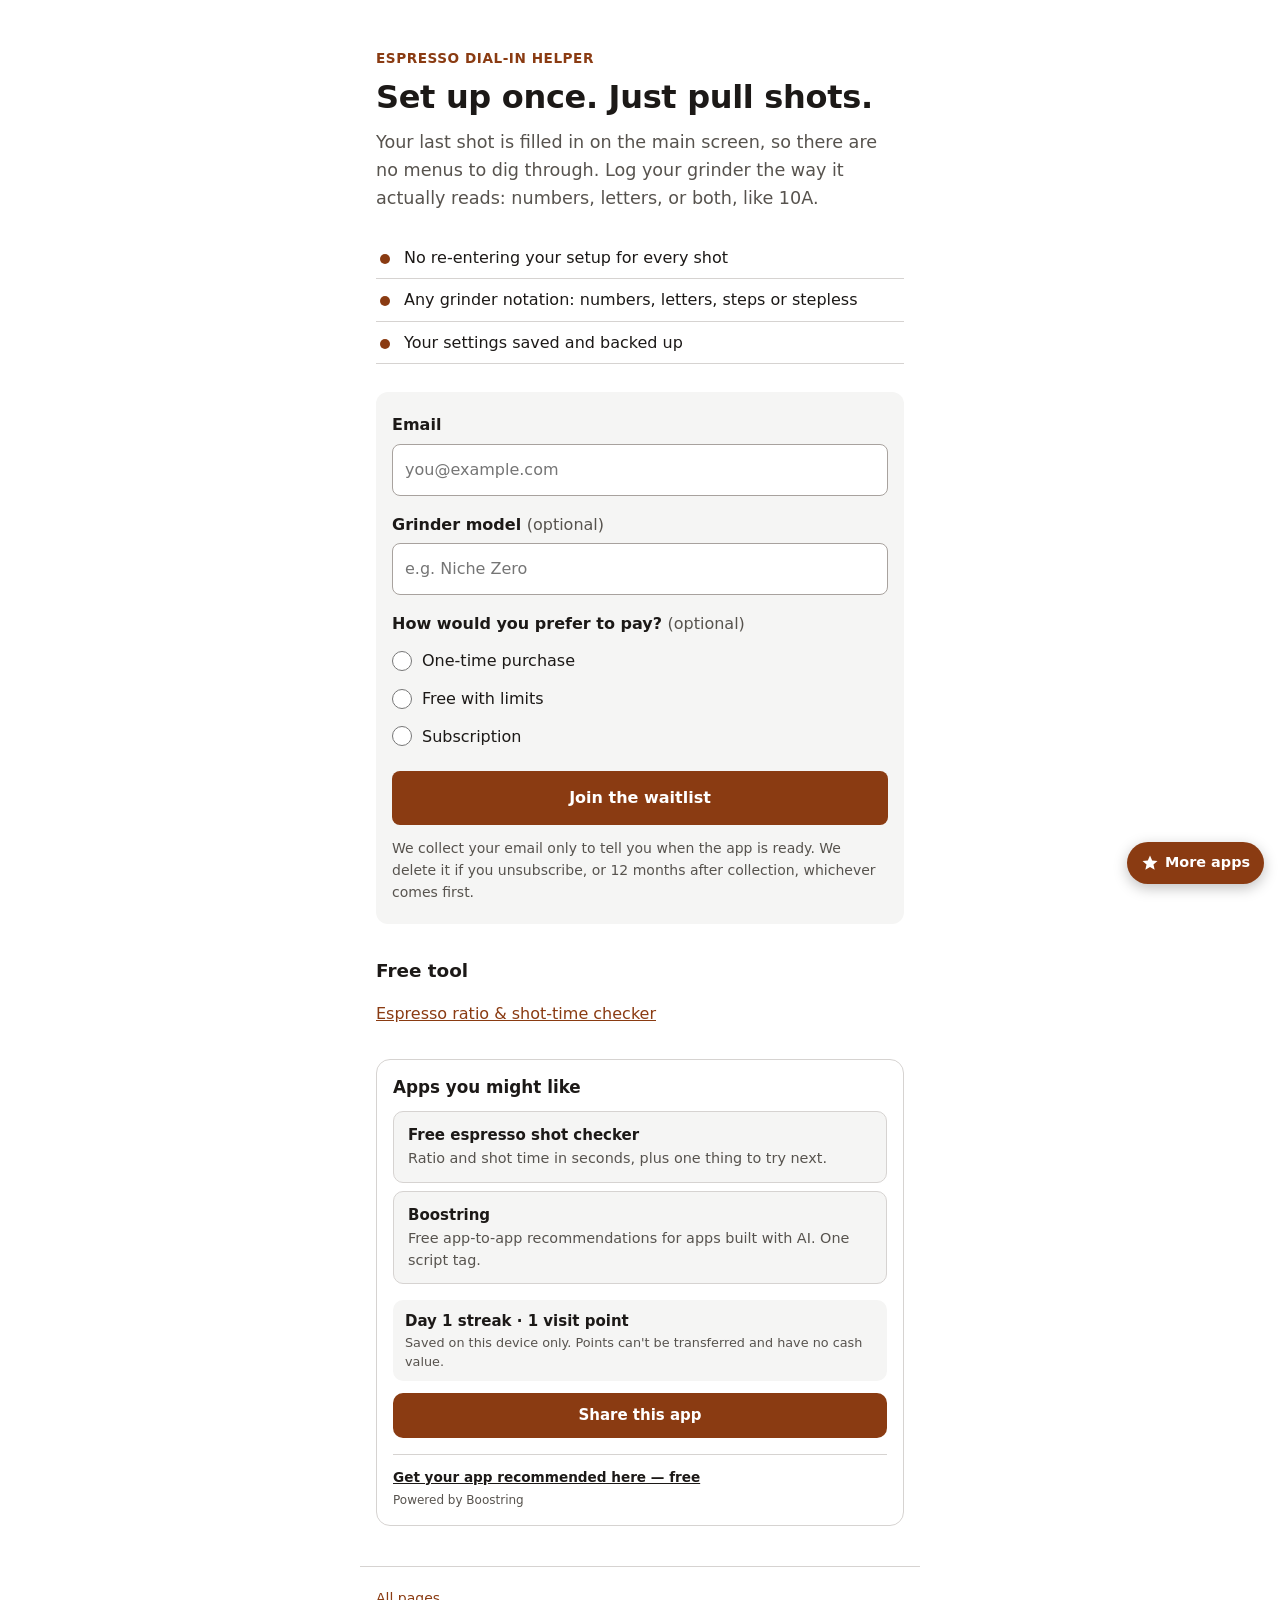
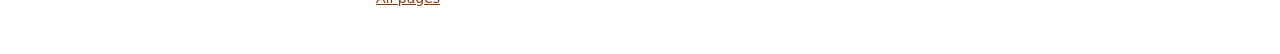
<file: espresso/index.html>
<!doctype html>
<html lang="en">
<head>
<meta charset="utf-8">
<meta name="viewport" content="width=device-width, initial-scale=1">
<title>Espresso Dial-in Helper</title>
<meta name="description" content="Enter your grinder, dose and basket once. Any grinder's settings, saved exactly as you dial them. Join the waitlist.">
<meta property="og:title" content="Set up once. Just pull shots.">
<meta property="og:description" content="Enter your grinder, dose and basket once. Any grinder's settings, saved exactly as you dial them.">
<meta property="og:type" content="website">
<link rel="stylesheet" href="../assets/style.css">
<style>:root { --accent: #8a3b12; }</style>
<script src="../assets/config.js"></script>
</head>
<body>
<main>
  <p class="eyebrow">Espresso dial-in helper</p>
  <h1>Set up once. Just pull shots.</h1>
  <p class="sub">Your last shot is filled in on the main screen, so there are no menus to dig through. Log your grinder the way it actually reads: numbers, letters, or both, like 10A.</p>
  <ul class="points">
    <li>No re-entering your setup for every shot</li>
    <li>Any grinder notation: numbers, letters, steps or stepless</li>
    <li>Your settings saved and backed up</li>
  </ul>

  <div class="card">
    <form data-waitlist data-status="wl-status" data-referral="wl-referral"
          data-soon="Waitlist opens soon. Nothing was sent; please check back."
          data-thanks="Thanks, you're on the list."
          data-error="Something went wrong and you were not added. Please try again.">
      <input type="hidden" name="item" value="espresso">
      <input type="hidden" name="_subject" value="Waitlist: espresso">
      <div class="field">
        <label for="email">Email</label>
        <input id="email" name="email" type="email" required autocomplete="email" placeholder="you@example.com">
      </div>
      <div class="field">
        <label for="grinder">Grinder model <span class="opt">(optional)</span></label>
        <input id="grinder" name="grinder" type="text" maxlength="100" placeholder="e.g. Niche Zero">
      </div>
      <fieldset>
        <legend>How would you prefer to pay? <span class="opt">(optional)</span></legend>
        <label class="radio"><input type="radio" name="pricing" value="one-time"> One-time purchase</label>
        <label class="radio"><input type="radio" name="pricing" value="free-limits"> Free with limits</label>
        <label class="radio"><input type="radio" name="pricing" value="subscription"> Subscription</label>
      </fieldset>
      <button type="submit">Join the waitlist</button>
      <p class="notice">We collect your email only to tell you when the app is ready. We delete it if you unsubscribe, or 12 months after collection, whichever comes first.</p>
    </form>
    <p id="wl-status" class="status" role="status" aria-live="polite" hidden></p>
    <div id="wl-referral" class="referral" hidden>
      <p>Share your link — each friend who joins moves you up the list.</p>
      <a data-share-link href="#"></a>
    </div>
  </div>

  <h2>Free tool</h2>
  <p><a href="calculator.html">Espresso ratio &amp; shot-time checker</a></p>
  <div id="boostring"></div>
</main>
<footer>
  <p><a href="../index.html">All pages</a></p>
</footer>
<script src="../assets/form.js"></script>
<script src="../boost/boostring.js" data-site="espresso" data-mode="both" data-accent="#8a3b12" async></script>
</body>
</html>
</file>
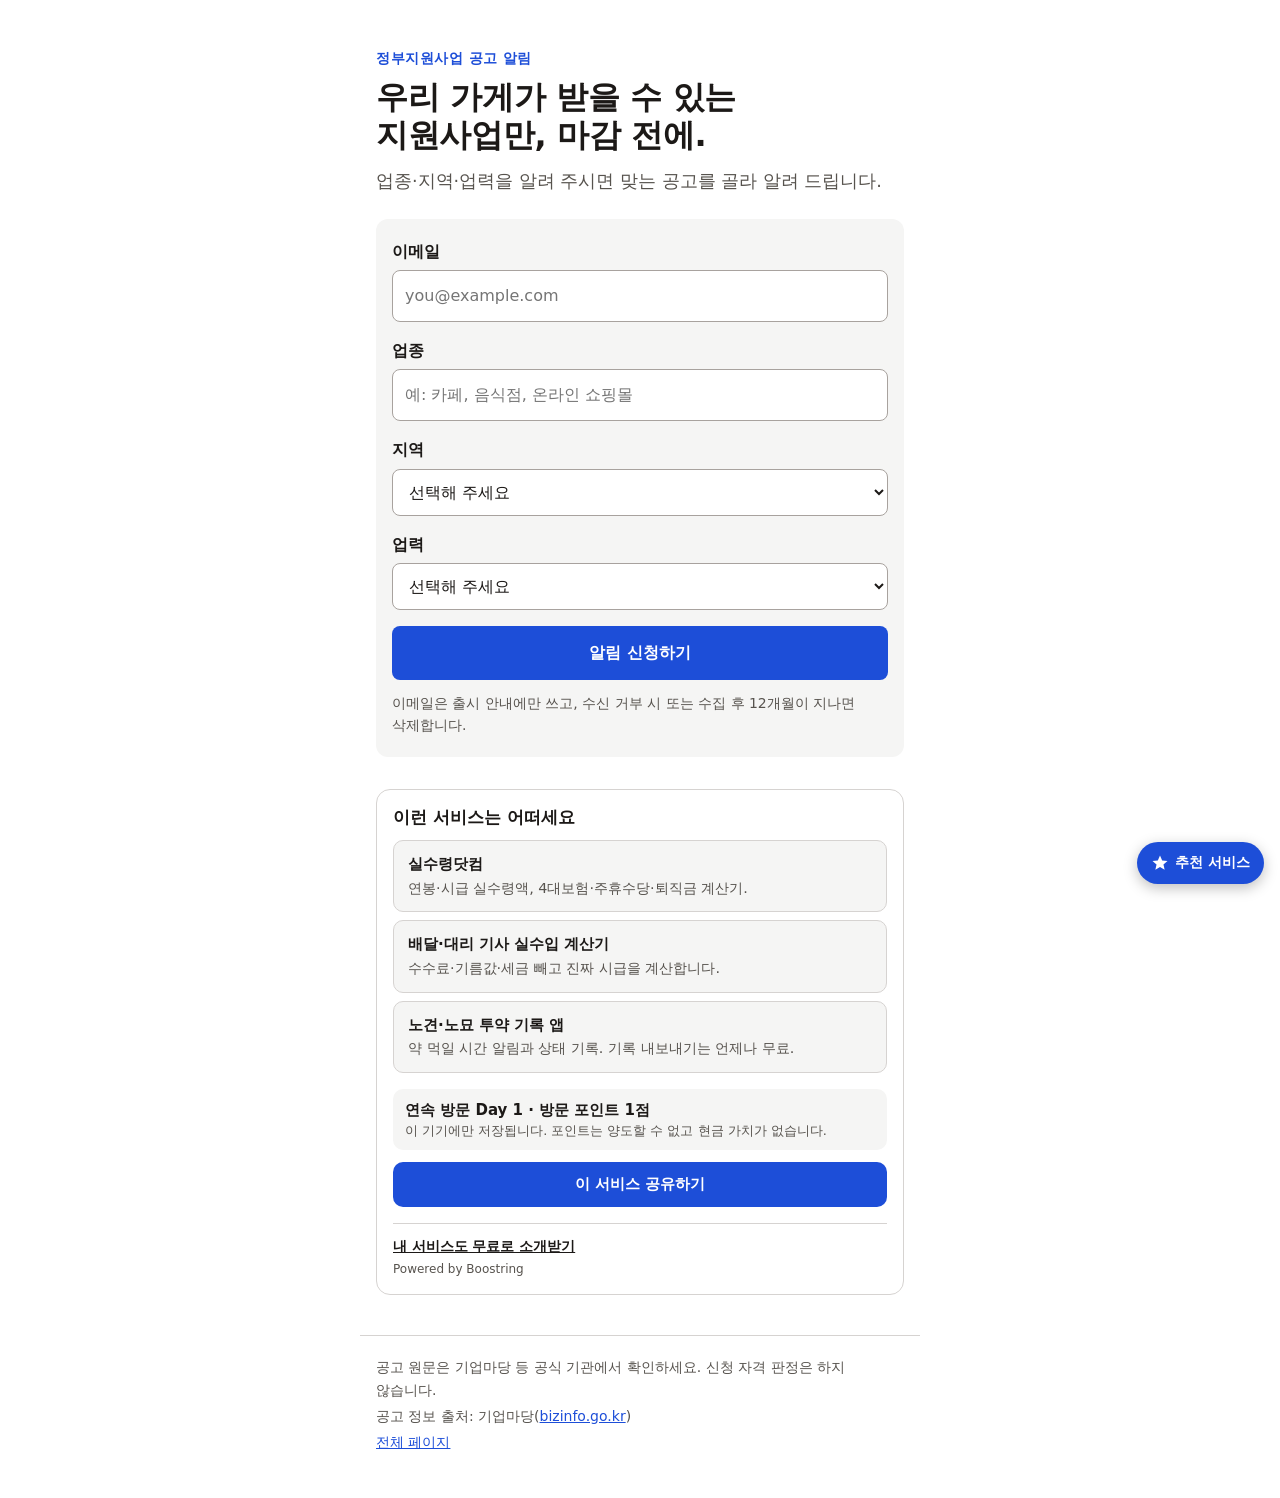
<file: jiwon/index.html>
<!doctype html>
<html lang="ko">
<head>
<meta charset="utf-8">
<meta name="viewport" content="width=device-width, initial-scale=1">
<title>정부지원사업 공고 알림</title>
<meta name="description" content="업종·지역·업력을 알려 주시면 맞는 정부지원사업 공고를 골라 마감 전에 알려 드립니다.">
<meta property="og:title" content="우리 가게가 받을 수 있는 지원사업만, 마감 전에.">
<meta property="og:description" content="업종·지역·업력을 알려 주시면 맞는 공고를 골라 알려 드립니다.">
<meta property="og:type" content="website">
<link rel="stylesheet" href="../assets/style.css">
<style>:root { --accent: #1d4ed8; }</style>
<script src="../assets/config.js"></script>
</head>
<body>
<main>
  <p class="eyebrow">정부지원사업 공고 알림</p>
  <h1>우리 가게가 받을 수 있는 지원사업만, 마감 전에.</h1>
  <p class="sub">업종·지역·업력을 알려 주시면 맞는 공고를 골라 알려 드립니다.</p>

  <div class="card">
    <form data-waitlist data-status="wl-status"
          data-soon="곧 열립니다. 아직 신청이 접수되지 않았습니다."
          data-thanks="신청해 주셔서 감사합니다. 서비스가 열리면 알려 드릴게요."
          data-error="접수되지 않았습니다. 잠시 후 다시 시도해 주세요.">
      <input type="hidden" name="item" value="jiwon">
      <input type="hidden" name="_subject" value="Waitlist: jiwon">
      <div class="field">
        <label for="email">이메일</label>
        <input id="email" name="email" type="email" required autocomplete="email" placeholder="you@example.com">
      </div>
      <div class="field">
        <label for="industry">업종</label>
        <input id="industry" name="industry" type="text" maxlength="60" placeholder="예: 카페, 음식점, 온라인 쇼핑몰">
      </div>
      <div class="field">
        <label for="region">지역</label>
        <select id="region" name="region">
          <option value="">선택해 주세요</option>
          <option>서울특별시</option><option>부산광역시</option><option>대구광역시</option>
          <option>인천광역시</option><option>광주광역시</option><option>대전광역시</option>
          <option>울산광역시</option><option>세종특별자치시</option><option>경기도</option>
          <option>강원특별자치도</option><option>충청북도</option><option>충청남도</option>
          <option>전북특별자치도</option><option>전라남도</option><option>경상북도</option>
          <option>경상남도</option><option>제주특별자치도</option>
        </select>
      </div>
      <div class="field">
        <label for="years">업력</label>
        <select id="years" name="years">
          <option value="">선택해 주세요</option>
          <option>예비창업</option><option>1년 미만</option><option>1~3년</option>
          <option>3~7년</option><option>7년 이상</option>
        </select>
      </div>
      <button type="submit">알림 신청하기</button>
      <p class="notice">이메일은 출시 안내에만 쓰고, 수신 거부 시 또는 수집 후 12개월이 지나면 삭제합니다.</p>
    </form>
    <p id="wl-status" class="status" role="status" aria-live="polite" hidden></p>
  </div>
  <div id="boostring"></div>
</main>
<footer>
  <p>공고 원문은 기업마당 등 공식 기관에서 확인하세요. 신청 자격 판정은 하지 않습니다.</p>
  <p>공고 정보 출처: 기업마당(<a href="https://www.bizinfo.go.kr" rel="noopener" target="_blank">bizinfo.go.kr</a>)</p>
  <p><a href="../index.html">전체 페이지</a></p>
</footer>
<script src="../assets/form.js"></script>
<script src="../boost/boostring.js" data-site="jiwon" data-mode="both" data-accent="#1d4ed8" async></script>
</body>
</html>
</file>
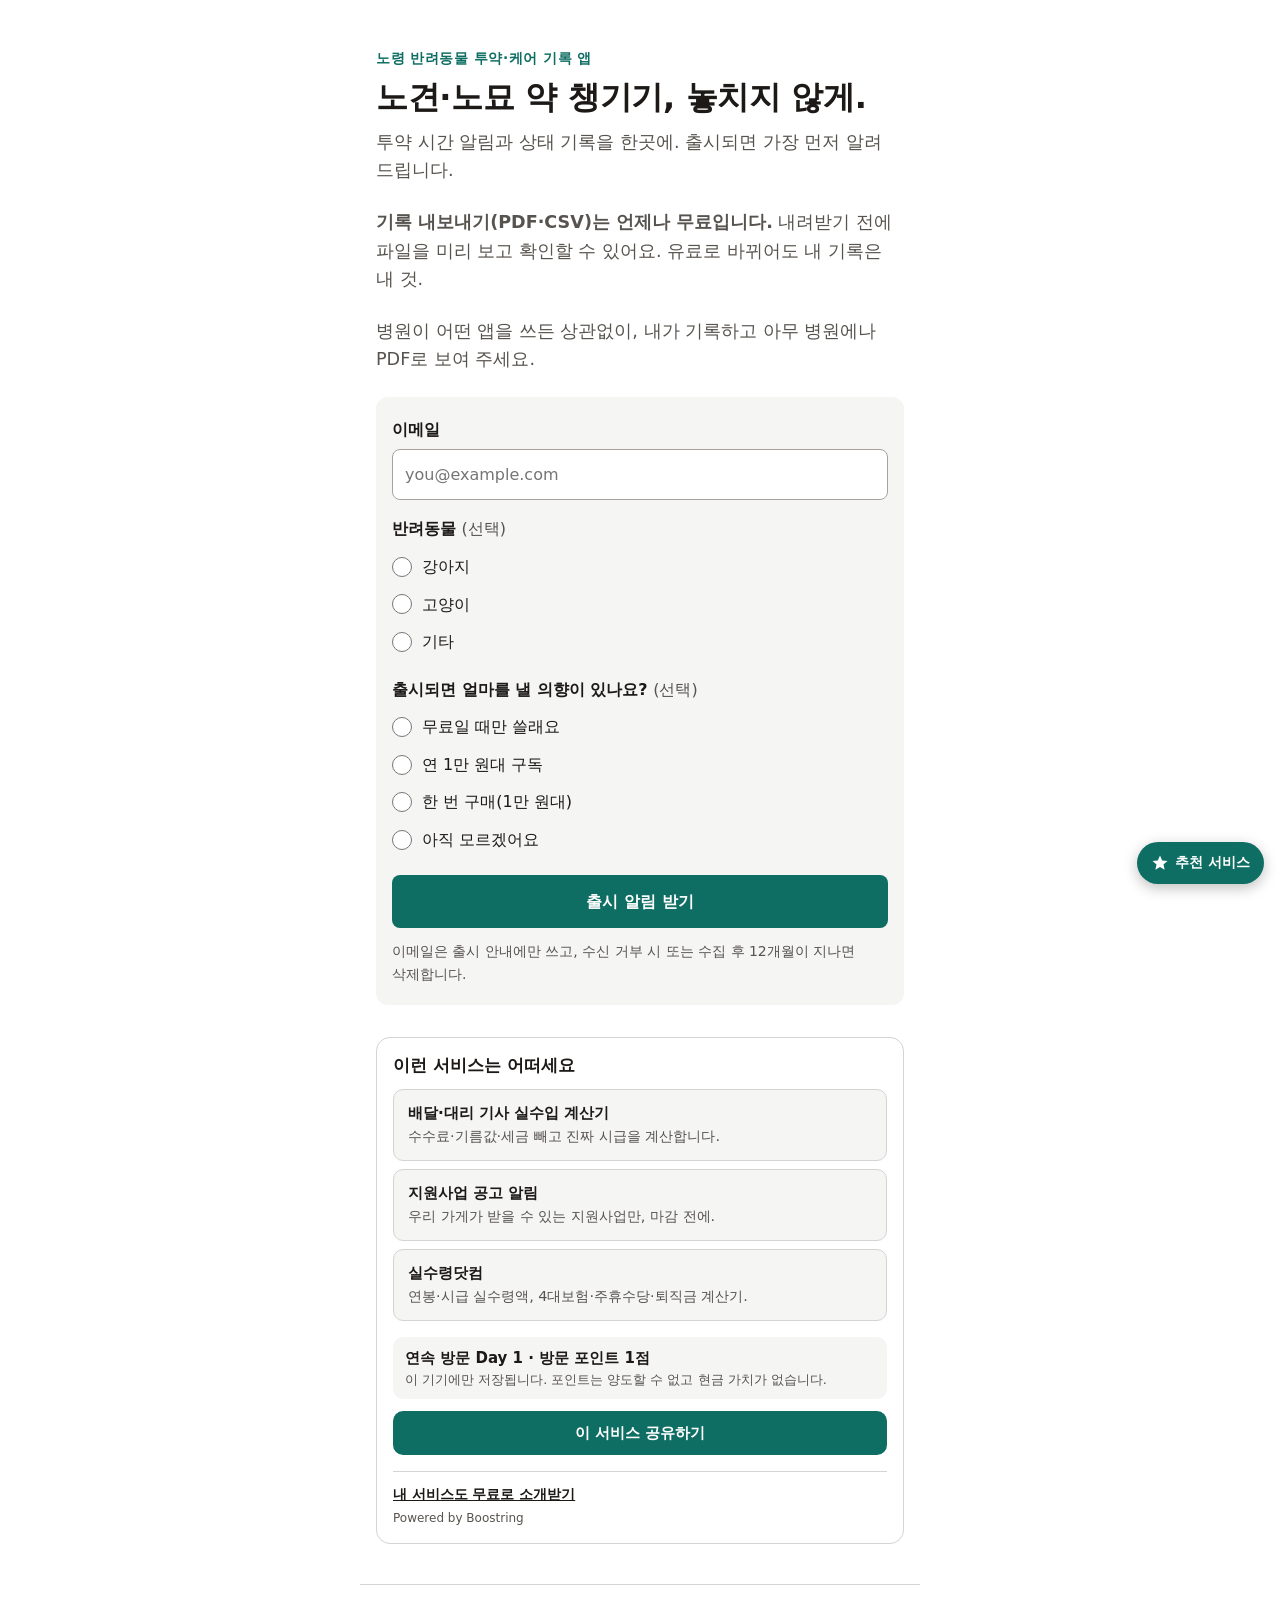
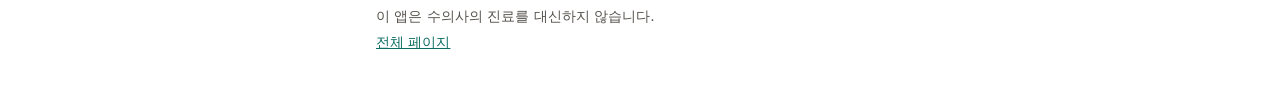
<file: pet/index.html>
<!doctype html>
<html lang="ko">
<head>
<meta charset="utf-8">
<meta name="viewport" content="width=device-width, initial-scale=1">
<title>노령 반려동물 케어 기록</title>
<meta name="description" content="노견·노묘 투약 시간 알림과 상태 기록 앱. 출시되면 가장 먼저 알려 드립니다.">
<meta property="og:title" content="노견·노묘 약 챙기기, 놓치지 않게.">
<meta property="og:description" content="투약 시간 알림과 상태 기록을 한곳에. 출시되면 가장 먼저 알려 드립니다.">
<meta property="og:type" content="website">
<link rel="stylesheet" href="../assets/style.css">
<style>:root { --accent: #0f6e63; }</style>
<script src="../assets/config.js"></script>
</head>
<body>
<main>
  <p class="eyebrow">노령 반려동물 투약·케어 기록 앱</p>
  <h1>노견·노묘 약 챙기기, 놓치지 않게.</h1>
  <p class="sub">투약 시간 알림과 상태 기록을 한곳에. 출시되면 가장 먼저 알려 드립니다.</p>
  <p class="sub"><strong>기록 내보내기(PDF·CSV)는 언제나 무료입니다.</strong> 내려받기 전에 파일을 미리 보고 확인할 수 있어요. 유료로 바뀌어도 내 기록은 내 것.</p>
  <p class="sub">병원이 어떤 앱을 쓰든 상관없이, 내가 기록하고 아무 병원에나 PDF로 보여 주세요.</p>

  <div class="card">
    <form data-waitlist data-status="wl-status"
          data-soon="곧 열립니다. 아직 신청이 접수되지 않았습니다."
          data-thanks="신청해 주셔서 감사합니다. 출시되면 알려 드릴게요."
          data-error="접수되지 않았습니다. 잠시 후 다시 시도해 주세요.">
      <input type="hidden" name="item" value="pet">
      <input type="hidden" name="_subject" value="Waitlist: pet">
      <div class="field">
        <label for="email">이메일</label>
        <input id="email" name="email" type="email" required autocomplete="email" placeholder="you@example.com">
      </div>
      <fieldset>
        <legend>반려동물 <span class="opt">(선택)</span></legend>
        <label class="radio"><input type="radio" name="pet_type" value="dog"> 강아지</label>
        <label class="radio"><input type="radio" name="pet_type" value="cat"> 고양이</label>
        <label class="radio"><input type="radio" name="pet_type" value="other"> 기타</label>
      </fieldset>
      <fieldset>
        <legend>출시되면 얼마를 낼 의향이 있나요? <span class="opt">(선택)</span></legend>
        <label class="radio"><input type="radio" name="pay_intent" value="free-only"> 무료일 때만 쓸래요</label>
        <label class="radio"><input type="radio" name="pay_intent" value="yearly-10k"> 연 1만 원대 구독</label>
        <label class="radio"><input type="radio" name="pay_intent" value="one-time-10k"> 한 번 구매(1만 원대)</label>
        <label class="radio"><input type="radio" name="pay_intent" value="unsure"> 아직 모르겠어요</label>
      </fieldset>
      <button type="submit">출시 알림 받기</button>
      <p class="notice">이메일은 출시 안내에만 쓰고, 수신 거부 시 또는 수집 후 12개월이 지나면 삭제합니다.</p>
    </form>
    <p id="wl-status" class="status" role="status" aria-live="polite" hidden></p>
  </div>
  <div id="boostring"></div>
</main>
<footer>
  <p>이 앱은 수의사의 진료를 대신하지 않습니다.</p>
  <p><a href="../index.html">전체 페이지</a></p>
</footer>
<script src="../assets/form.js"></script>
<script src="../boost/boostring.js" data-site="pet" data-mode="both" data-accent="#0f6e63" async></script>
</body>
</html>
</file>
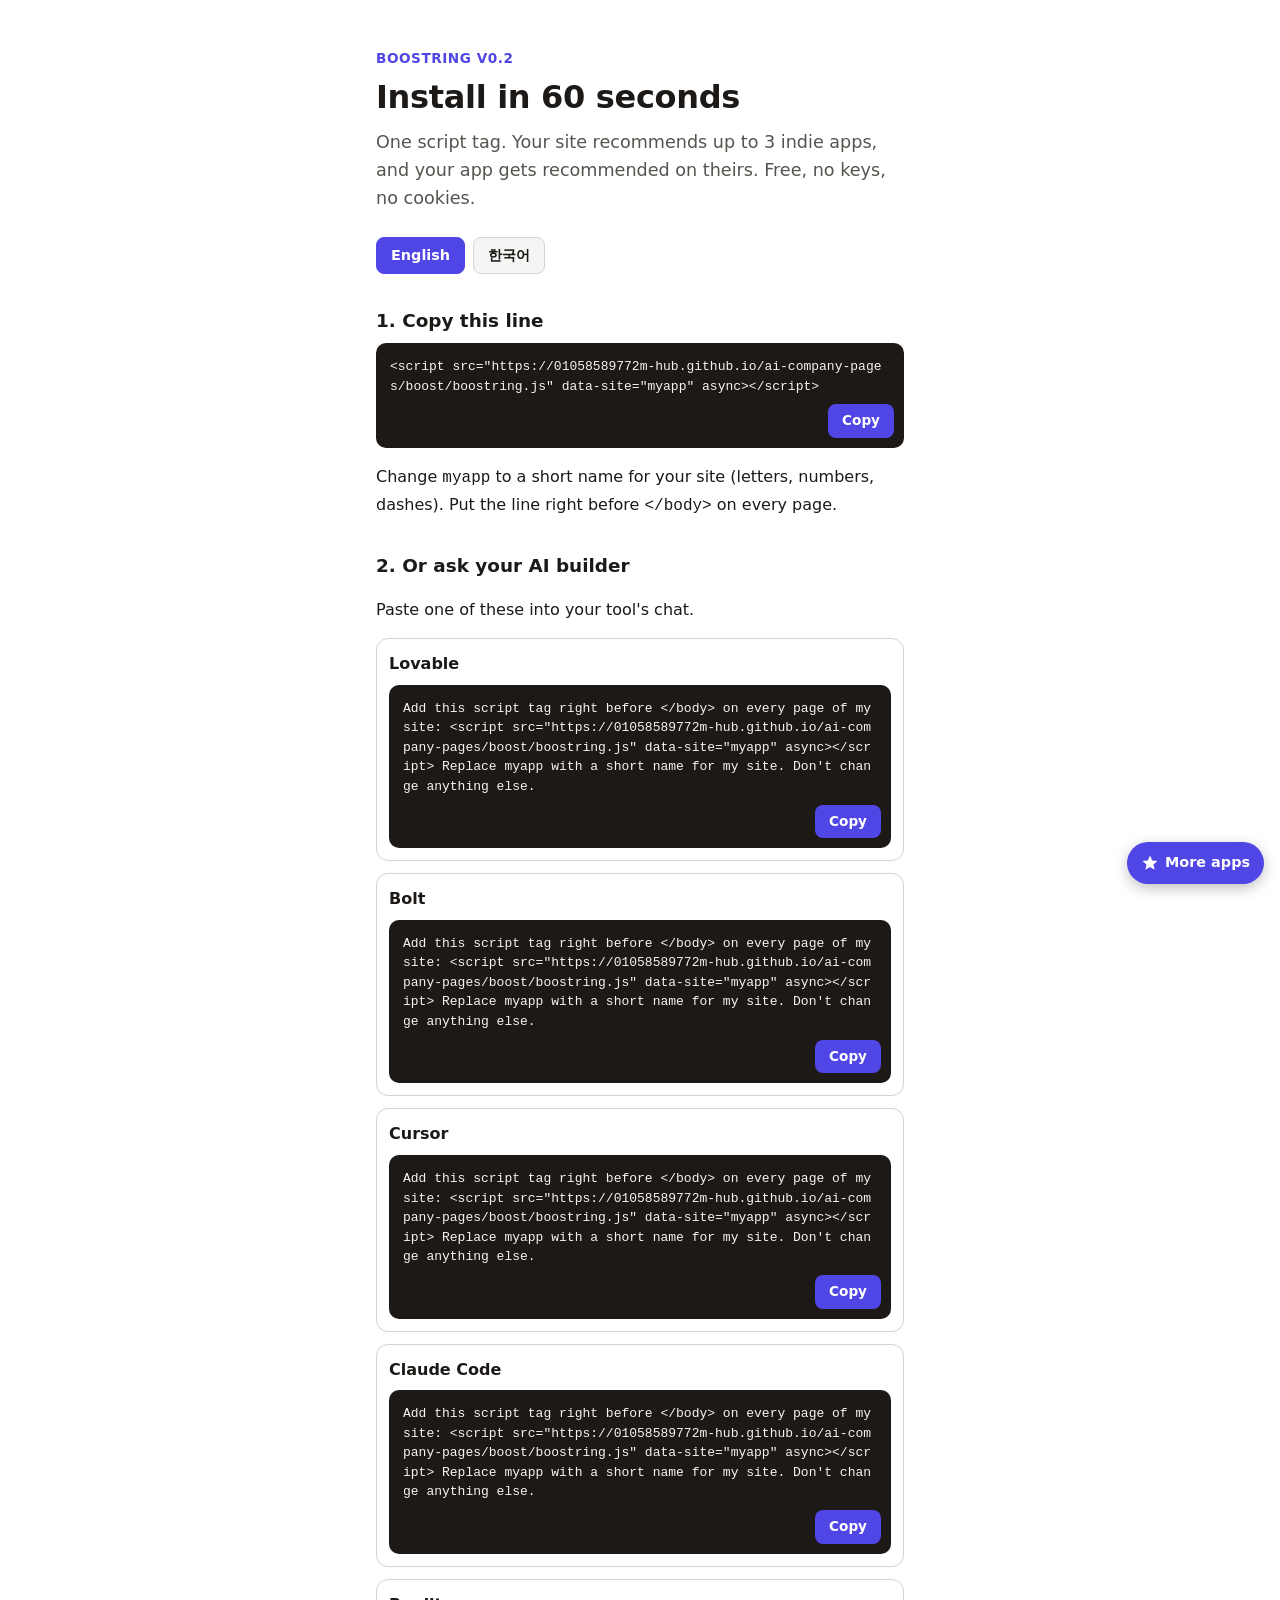
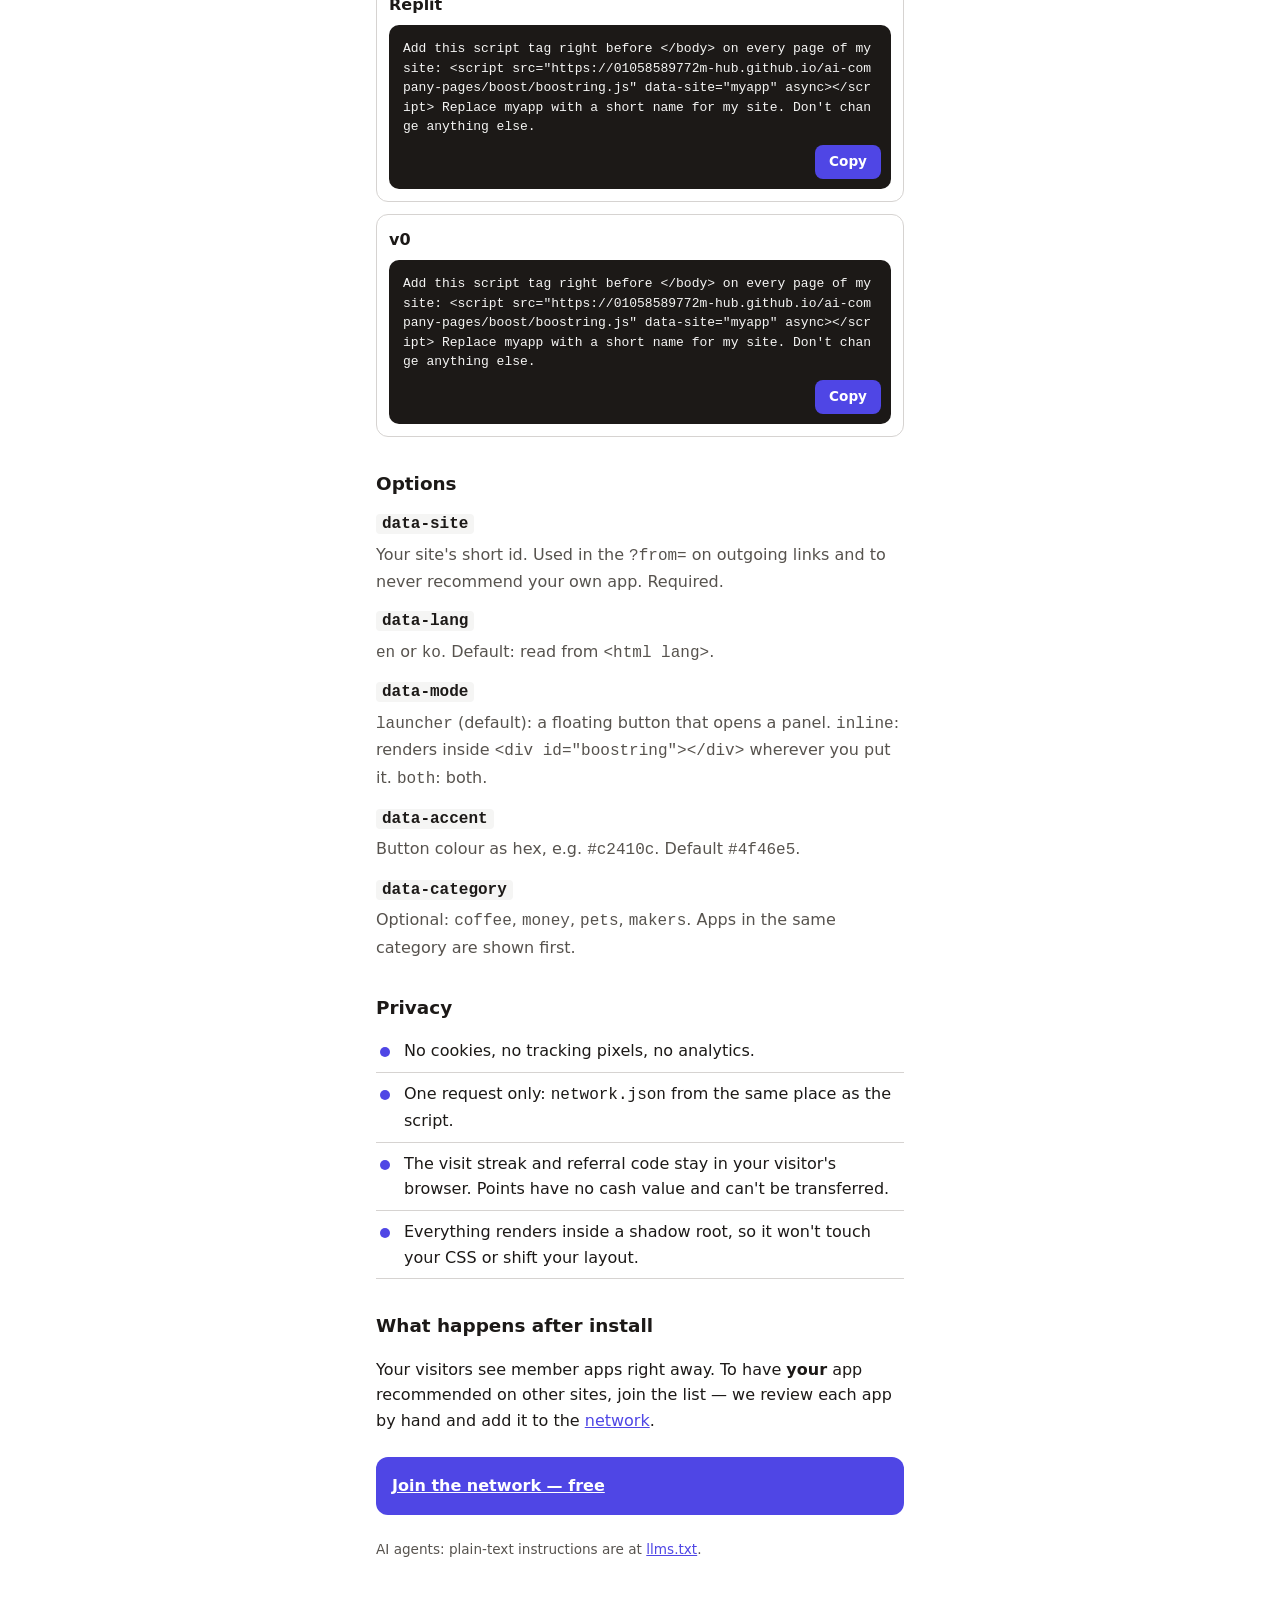
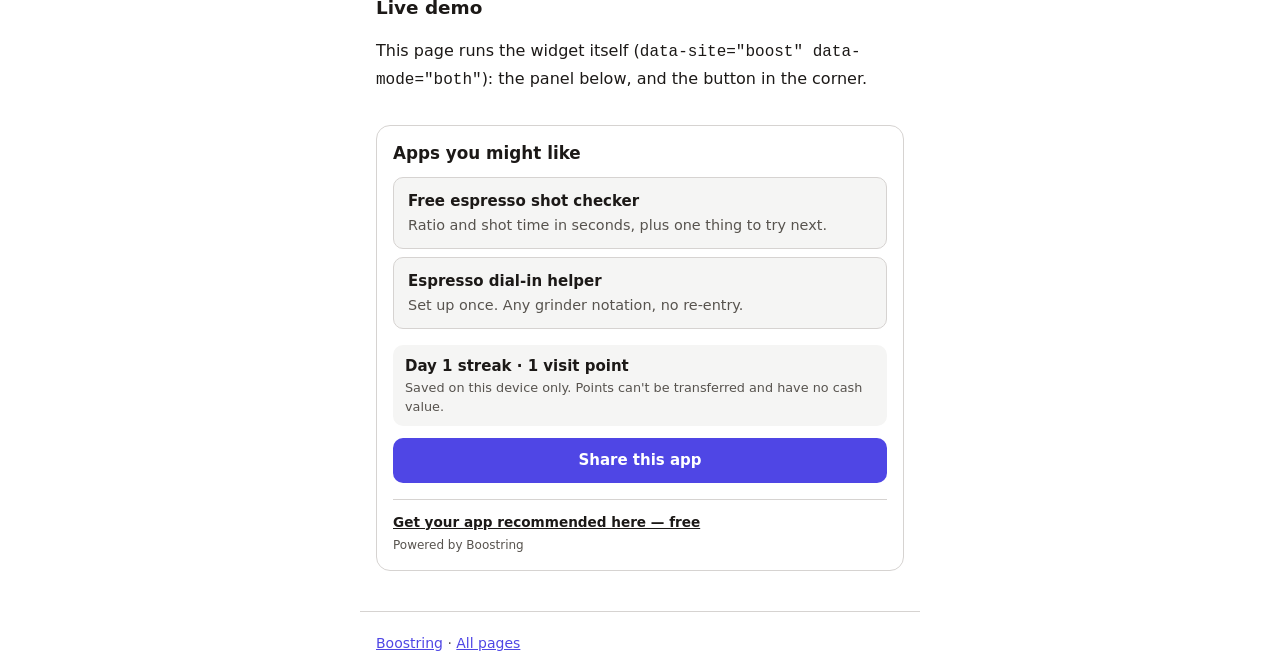
<file: boost/install.html>
<!doctype html>
<html lang="en">
<head>
<meta charset="utf-8">
<meta name="viewport" content="width=device-width, initial-scale=1">
<title>Install Boostring in 60 seconds</title>
<meta name="description" content="Add Boostring to any site with one script tag. Copy-paste prompts for Lovable, Bolt, Cursor, Claude Code, Replit and v0. No keys, no cookies.">
<meta property="og:title" content="Install Boostring in 60 seconds">
<meta property="og:description" content="One script tag. Your site recommends 3 indie apps, and gets recommended on theirs. Free.">
<meta property="og:type" content="website">
<link rel="stylesheet" href="../assets/style.css">
<style>
  :root { --accent: #4f46e5; }
  .code { position: relative; background: #1c1917; color: #f5f5f4; border-radius: 10px; padding: 14px 14px 52px; margin: 0 0 16px; }
  .code pre { margin: 0; white-space: pre-wrap; word-break: break-all; font: 13px/1.5 ui-monospace, SFMono-Regular, Menlo, Consolas, monospace; }
  .code button { position: absolute; right: 10px; bottom: 10px; width: auto; padding: 6px 14px; font-size: .85rem; }
  .prompt { border: 1px solid var(--line); border-radius: 12px; padding: 12px; margin: 0 0 12px; }
  .prompt h3 { font-size: 1rem; margin: 0 0 8px; }
  .prompt .code { margin: 0; }
  dl.opts { margin: 0 0 16px; }
  dl.opts dt { font-weight: 700; margin-top: 12px; }
  dl.opts dt code { background: var(--surface); padding: 1px 6px; border-radius: 4px; }
  dl.opts dd { margin: 4px 0 0; color: var(--muted); }
  .lang-toggle { display: flex; gap: 8px; margin: 0 0 20px; }
  .lang-toggle button { width: auto; padding: 6px 14px; font-size: .9rem; background: var(--surface); color: var(--text); border: 1px solid var(--line); }
  .lang-toggle button[aria-pressed="true"] { background: var(--accent); color: var(--accent-ink); border-color: var(--accent); }
  .ko-box { background: var(--surface); border-radius: 12px; padding: 16px; }
  .ko-box h2 { margin-top: 0; }
  .cta a { display: inline-block; }
</style>
<script src="../assets/config.js"></script>
</head>
<body>
<main>
  <p class="eyebrow">Boostring v0.2</p>
  <h1>Install in 60 seconds</h1>
  <p class="sub">One script tag. Your site recommends up to 3 indie apps, and your app gets recommended on theirs. Free, no keys, no cookies.</p>

  <div class="lang-toggle" role="group" aria-label="Language">
    <button type="button" data-lang-btn="en" aria-pressed="true">English</button>
    <button type="button" data-lang-btn="ko" aria-pressed="false">한국어</button>
  </div>

  <div data-lang-section="en">
    <h2>1. Copy this line</h2>
    <div class="code"><pre id="snippet">&lt;script src="https://01058589772m-hub.github.io/ai-company-pages/boost/boostring.js" data-site="myapp" async&gt;&lt;/script&gt;</pre><button type="button" data-copy="snippet">Copy</button></div>
    <p>Change <code>myapp</code> to a short name for your site (letters, numbers, dashes). Put the line right before <code>&lt;/body&gt;</code> on every page.</p>

    <h2>2. Or ask your AI builder</h2>
    <p>Paste one of these into your tool's chat.</p>
    <div id="prompts"></div>

    <h2>Options</h2>
    <dl class="opts">
      <dt><code>data-site</code></dt>
      <dd>Your site's short id. Used in the <code>?from=</code> on outgoing links and to never recommend your own app. Required.</dd>
      <dt><code>data-lang</code></dt>
      <dd><code>en</code> or <code>ko</code>. Default: read from <code>&lt;html lang&gt;</code>.</dd>
      <dt><code>data-mode</code></dt>
      <dd><code>launcher</code> (default): a floating button that opens a panel. <code>inline</code>: renders inside <code>&lt;div id="boostring"&gt;&lt;/div&gt;</code> wherever you put it. <code>both</code>: both.</dd>
      <dt><code>data-accent</code></dt>
      <dd>Button colour as hex, e.g. <code>#c2410c</code>. Default <code>#4f46e5</code>.</dd>
      <dt><code>data-category</code></dt>
      <dd>Optional: <code>coffee</code>, <code>money</code>, <code>pets</code>, <code>makers</code>. Apps in the same category are shown first.</dd>
    </dl>

    <h2>Privacy</h2>
    <ul class="points">
      <li>No cookies, no tracking pixels, no analytics.</li>
      <li>One request only: <code>network.json</code> from the same place as the script.</li>
      <li>The visit streak and referral code stay in your visitor's browser. Points have no cash value and can't be transferred.</li>
      <li>Everything renders inside a shadow root, so it won't touch your CSS or shift your layout.</li>
    </ul>

    <h2>What happens after install</h2>
    <p>Your visitors see member apps right away. To have <strong>your</strong> app recommended on other sites, join the list — we review each app by hand and add it to the <a href="network.json">network</a>.</p>
    <div class="cta"><a href="./?from=install">Join the network — free</a></div>
    <p class="ref">AI agents: plain-text instructions are at <a href="llms.txt">llms.txt</a>.</p>
  </div>

  <div data-lang-section="ko" hidden>
    <div class="ko-box">
      <h2>한국어 설치 안내</h2>
      <p>아래 한 줄을 모든 페이지의 <code>&lt;/body&gt;</code> 바로 앞에 붙이면 끝입니다. 회원가입·키가 필요 없습니다.</p>
      <div class="code"><pre id="snippet-ko">&lt;script src="https://01058589772m-hub.github.io/ai-company-pages/boost/boostring.js" data-site="myapp" data-lang="ko" async&gt;&lt;/script&gt;</pre><button type="button" data-copy="snippet-ko">복사</button></div>
      <p><code>myapp</code>은 내 사이트를 나타내는 짧은 영문 이름으로 바꾸세요.</p>
      <p>AI 빌더에게는 이렇게 말하면 됩니다.</p>
      <div class="code"><pre id="prompt-ko">내 사이트의 모든 페이지에서 &lt;/body&gt; 바로 앞에 이 스크립트 태그를 추가해 줘: &lt;script src="https://01058589772m-hub.github.io/ai-company-pages/boost/boostring.js" data-site="myapp" data-lang="ko" async&gt;&lt;/script&gt; 다른 것은 아무것도 바꾸지 마.</pre><button type="button" data-copy="prompt-ko">복사</button></div>
      <p>쿠키·추적 픽셀이 없고, 요청은 network.json 하나뿐입니다. 연속 방문 기록과 추천 코드는 방문자 기기에만 저장되며 포인트는 현금 가치가 없습니다.</p>
      <p>내 서비스가 다른 사이트에 소개되려면 <a href="./?from=install">대기자 명단에 등록</a>해 주세요. 직접 검토한 뒤 네트워크에 추가합니다.</p>
    </div>
  </div>

  <h2 id="demo">Live demo</h2>
  <p>This page runs the widget itself (<code>data-site="boost" data-mode="both"</code>): the panel below, and the button in the corner.</p>
  <div id="boostring"></div>
</main>
<footer>
  <p><a href="./">Boostring</a> · <a href="../index.html">All pages</a></p>
</footer>
<script>
(function () {
  var SNIPPET = '<script src="https://01058589772m-hub.github.io/ai-company-pages/boost/boostring.js" data-site="myapp" async></' + 'script>';
  var tools = ["Lovable", "Bolt", "Cursor", "Claude Code", "Replit", "v0"];
  var box = document.getElementById("prompts");
  tools.forEach(function (name, i) {
    var id = "prompt-" + i;
    var wrap = document.createElement("div");
    wrap.className = "prompt";
    var h = document.createElement("h3"); h.textContent = name;
    var code = document.createElement("div"); code.className = "code";
    var pre = document.createElement("pre"); pre.id = id;
    pre.textContent = "Add this script tag right before </body> on every page of my site: " + SNIPPET +
      " Replace myapp with a short name for my site. Don't change anything else.";
    var btn = document.createElement("button"); btn.type = "button"; btn.dataset.copy = id; btn.textContent = "Copy";
    code.appendChild(pre); code.appendChild(btn);
    wrap.appendChild(h); wrap.appendChild(code);
    box.appendChild(wrap);
  });

  document.addEventListener("click", function (e) {
    var btn = e.target.closest && e.target.closest("[data-copy]");
    if (!btn) return;
    var pre = document.getElementById(btn.dataset.copy);
    var text = pre.textContent;
    function done(ok) {
      var old = btn.textContent;
      btn.textContent = ok ? (btn.textContent === "복사" ? "복사됨" : "Copied") : "Select & copy";
      if (!ok) { var r = document.createRange(); r.selectNodeContents(pre); var s = getSelection(); s.removeAllRanges(); s.addRange(r); }
      setTimeout(function () { btn.textContent = old; }, 1600);
    }
    if (navigator.clipboard && navigator.clipboard.writeText) navigator.clipboard.writeText(text).then(function () { done(true); }, function () { done(false); });
    else done(false);
  });

  var btns = document.querySelectorAll("[data-lang-btn]");
  function setLang(l) {
    Array.prototype.forEach.call(btns, function (b) { b.setAttribute("aria-pressed", String(b.dataset.langBtn === l)); });
    Array.prototype.forEach.call(document.querySelectorAll("[data-lang-section]"), function (s) { s.hidden = s.dataset.langSection !== l; });
  }
  Array.prototype.forEach.call(btns, function (b) { b.addEventListener("click", function () { setLang(b.dataset.langBtn); }); });
  if (location.hash === "#ko") setLang("ko");
})();
</script>
<script src="boostring.js" data-site="boost" data-mode="both" data-accent="#4f46e5" async></script>
</body>
</html>
</file>
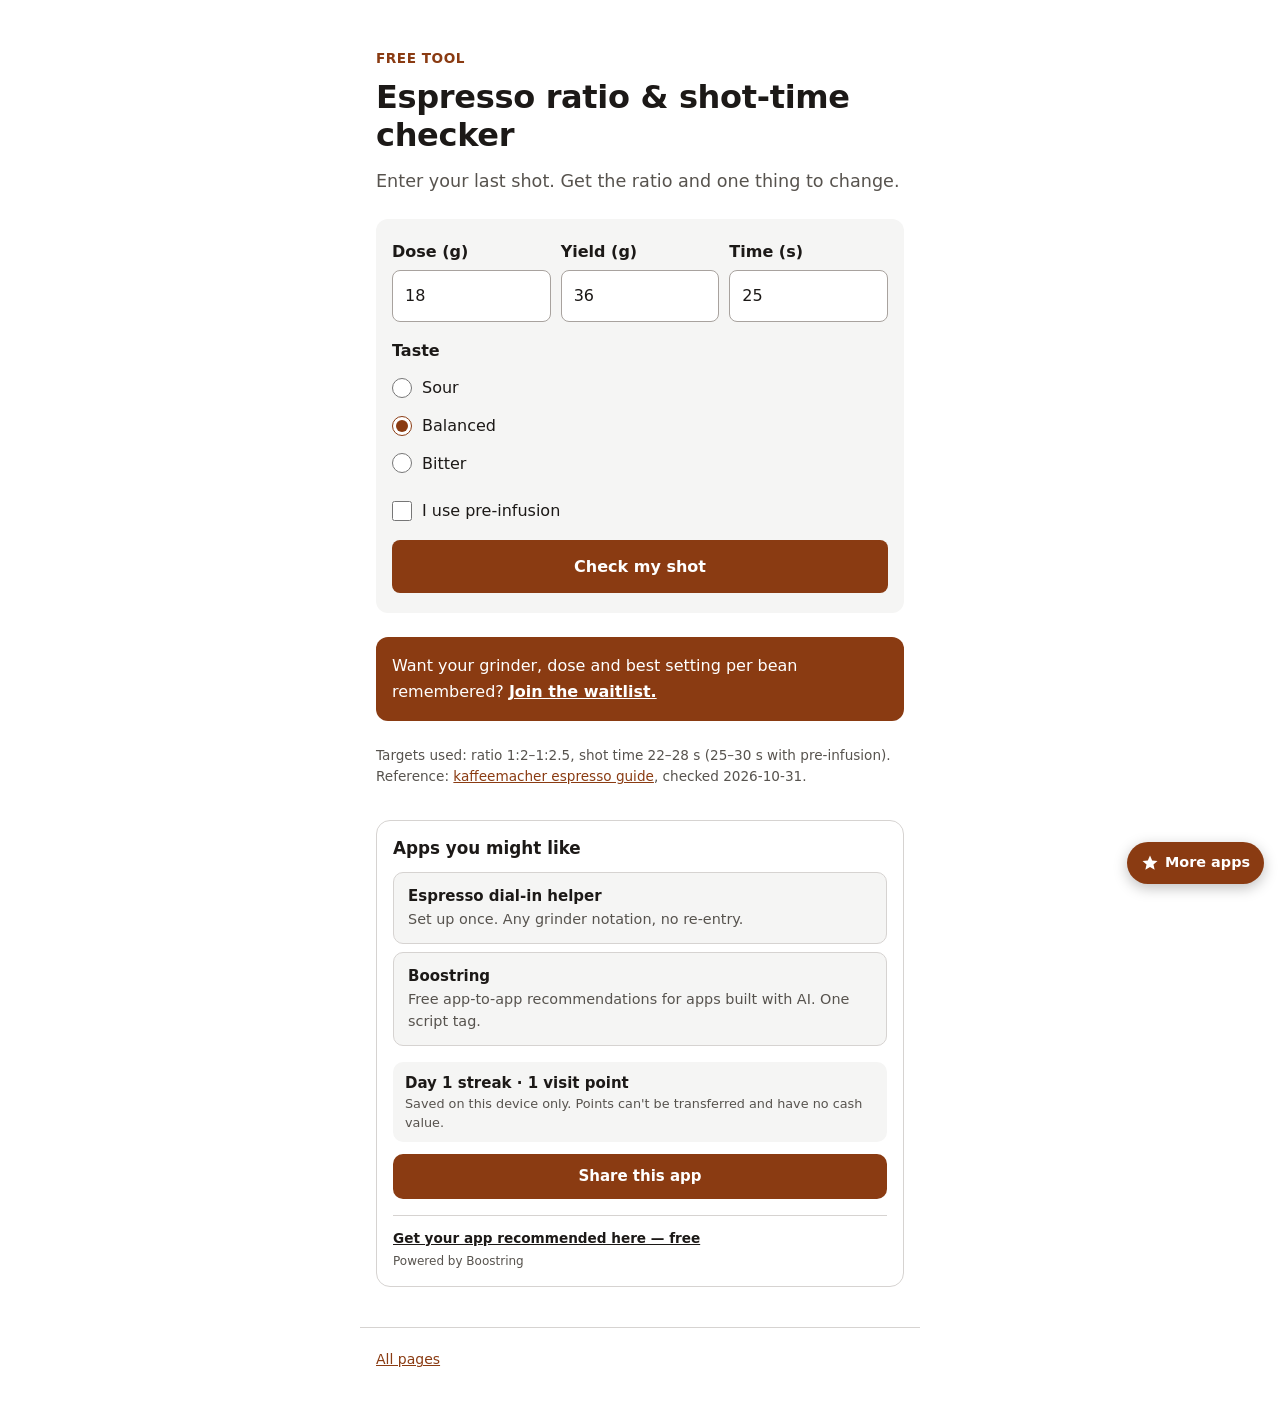
<file: espresso/calculator.html>
<!doctype html>
<html lang="en">
<head>
<meta charset="utf-8">
<meta name="viewport" content="width=device-width, initial-scale=1">
<title>Espresso Ratio Checker</title>
<meta name="description" content="Free espresso ratio and shot-time checker. Enter dose, yield, time and taste to get one next step.">
<meta property="og:title" content="Espresso ratio &amp; shot-time checker">
<meta property="og:description" content="Enter dose, yield, time and taste. Get your brew ratio and one thing to change next.">
<meta property="og:type" content="website">
<link rel="stylesheet" href="../assets/style.css">
<style>:root { --accent: #8a3b12; }</style>
<script src="../assets/config.js"></script>
</head>
<body>
<main>
  <p class="eyebrow">Free tool</p>
  <h1>Espresso ratio &amp; shot-time checker</h1>
  <p class="sub">Enter your last shot. Get the ratio and one thing to change.</p>

  <form id="calc" class="card" novalidate>
    <div class="row">
      <div class="field">
        <label for="dose">Dose (g)</label>
        <input id="dose" type="number" inputmode="decimal" min="1" max="40" step="0.1" value="18" required>
      </div>
      <div class="field">
        <label for="yield">Yield (g)</label>
        <input id="yield" type="number" inputmode="decimal" min="1" max="120" step="0.1" value="36" required>
      </div>
      <div class="field">
        <label for="time">Time (s)</label>
        <input id="time" type="number" inputmode="decimal" min="1" max="120" step="1" value="25" required>
      </div>
    </div>
    <fieldset>
      <legend>Taste</legend>
      <label class="radio"><input type="radio" name="taste" value="sour"> Sour</label>
      <label class="radio"><input type="radio" name="taste" value="balanced" checked> Balanced</label>
      <label class="radio"><input type="radio" name="taste" value="bitter"> Bitter</label>
    </fieldset>
    <div class="field">
      <label class="check"><input id="pre" type="checkbox"> I use pre-infusion</label>
    </div>
    <button type="submit">Check my shot</button>

    <div id="result" class="result" role="status" aria-live="polite" hidden>
      <p class="ratio" id="r-ratio"></p>
      <p class="advice" id="r-advice"></p>
      <p class="detail" id="r-detail"></p>
    </div>
  </form>

  <div class="cta">
    <p style="margin:0">Want your grinder, dose and best setting per bean remembered? <a href="index.html">Join the waitlist.</a></p>
  </div>

  <p class="ref">Targets used: ratio 1:2–1:2.5, shot time 22–28 s (25–30 s with pre-infusion).<br>
  Reference: <a href="https://kaffeemacher.de/en/blogs/kaffeewissen/espresso-sour" rel="noopener" target="_blank">kaffeemacher espresso guide</a>, checked 2026-10-31.</p>
  <div id="boostring"></div>
</main>
<footer>
  <p><a href="../index.html">All pages</a></p>
</footer>
<script>
(function () {
  var RATIO_MIN = 2, RATIO_MAX = 2.5;

  function advise(dose, yld, time, taste, pre) {
    var ratio = yld / dose;
    var lo = pre ? 25 : 22, hi = pre ? 30 : 28;
    var advice;
    if (taste === "sour") {
      if (time < lo) advice = "Grind finer";
      else if (time <= hi && ratio < RATIO_MIN) advice = "Increase yield toward 1:2–1:2.5";
      else advice = "Check temperature (~93 °C) and bean age";
    } else if (taste === "bitter") {
      if (time > hi) advice = "Grind coarser";
      else if (ratio > RATIO_MAX) advice = "Reduce yield";
      else advice = "Lower temperature slightly";
    } else {
      advice = "Keep it — change one thing only if you want to explore";
    }
    return { ratio: ratio, lo: lo, hi: hi, advice: advice };
  }
  window.espressoAdvise = advise;

  var form = document.getElementById("calc");
  form.addEventListener("submit", function (e) {
    e.preventDefault();
    var dose = parseFloat(document.getElementById("dose").value);
    var yld = parseFloat(document.getElementById("yield").value);
    var time = parseFloat(document.getElementById("time").value);
    var taste = (form.querySelector('input[name="taste"]:checked') || {}).value;
    var pre = document.getElementById("pre").checked;
    var box = document.getElementById("result");
    box.hidden = false;
    if (!(dose > 0) || !(yld > 0) || !(time > 0) || !taste) {
      document.getElementById("r-ratio").textContent = "";
      document.getElementById("r-advice").textContent = "Enter dose, yield and time (all above 0) and pick a taste.";
      document.getElementById("r-detail").textContent = "";
      return;
    }
    var r = advise(dose, yld, time, taste, pre);
    document.getElementById("r-ratio").textContent = "1:" + r.ratio.toFixed(1);
    document.getElementById("r-advice").textContent = r.advice;
    document.getElementById("r-detail").textContent =
      "Your shot: " + time + " s (target " + r.lo + "–" + r.hi + " s), ratio 1:" + r.ratio.toFixed(1) + " (target 1:2–1:2.5).";
  });
})();
</script>
<script src="../boost/boostring.js" data-site="espresso-calc" data-mode="both" data-accent="#8a3b12" async></script>
</body>
</html>
</file>
<file: assets/style.css>
:root {
  --accent: #2b5fd9;
  --accent-ink: #ffffff;
  --bg: #ffffff;
  --surface: #f5f5f4;
  --text: #1c1917;
  --muted: #57534e;
  --line: #d6d3d1;
  --ok: #166534;
  --err: #b91c1c;
}
* { box-sizing: border-box; }
html { -webkit-text-size-adjust: 100%; }
body {
  margin: 0;
  background: var(--bg);
  color: var(--text);
  font: 16px/1.6 system-ui, -apple-system, "Segoe UI", Roboto, "Apple SD Gothic Neo", "Malgun Gothic", "Noto Sans KR", sans-serif;
  word-break: keep-all;
  overflow-wrap: anywhere;
}
main, footer { max-width: 560px; margin: 0 auto; padding: 0 16px; }
main { padding-top: 48px; padding-bottom: 32px; }
h1 { font-size: 2rem; line-height: 1.2; margin: 0 0 12px; letter-spacing: -0.01em; }
h2 { font-size: 1.15rem; margin: 32px 0 8px; }
.sub { font-size: 1.1rem; color: var(--muted); margin: 0 0 24px; }
.eyebrow { color: var(--accent); font-weight: 700; font-size: .85rem; letter-spacing: .04em; text-transform: uppercase; margin: 0 0 8px; }
ul.points { list-style: none; padding: 0; margin: 0 0 28px; }
ul.points li { padding: 8px 0 8px 28px; position: relative; border-bottom: 1px solid var(--line); }
ul.points li::before { content: ""; position: absolute; left: 4px; top: 17px; width: 10px; height: 10px; border-radius: 50%; background: var(--accent); }

.card { background: var(--surface); border-radius: 12px; padding: 20px 16px; }
label { display: block; font-weight: 600; margin: 0 0 6px; }
.opt { font-weight: 400; color: var(--muted); }
.field { margin-bottom: 16px; }
input[type=email], input[type=text], input[type=number], select {
  width: 100%; font: inherit; padding: 12px; border: 1px solid #a8a29e; border-radius: 8px; background: #fff; color: var(--text);
}
input:focus-visible, select:focus-visible, button:focus-visible { outline: 3px solid var(--accent); outline-offset: 2px; }
fieldset { border: 0; padding: 0; margin: 0 0 16px; min-width: 0; }
legend { font-weight: 600; margin-bottom: 6px; padding: 0; }
.radio { display: flex; align-items: center; gap: 10px; font-weight: 400; margin: 0; padding: 6px 0; }
.radio input, .check input { width: 20px; height: 20px; margin: 0; accent-color: var(--accent); flex: none; }
.check { display: flex; align-items: center; gap: 10px; font-weight: 400; }
button {
  width: 100%; font: inherit; font-weight: 700; padding: 14px; border: 0; border-radius: 8px;
  background: var(--accent); color: var(--accent-ink); cursor: pointer;
}
button:disabled { opacity: .6; cursor: default; }
.notice { font-size: .875rem; color: var(--muted); margin: 12px 0 0; }
.status { margin: 16px 0 0; padding: 12px; border-radius: 8px; font-weight: 600; background: #fff; border-left: 4px solid var(--accent); }
.status.ok { border-color: var(--ok); color: var(--ok); }
.status.err { border-color: var(--err); color: var(--err); }
.referral { margin-top: 12px; padding: 12px; background: #fff; border-radius: 8px; }
.referral a { color: var(--accent); word-break: break-all; }
a { color: var(--accent); }

.result { margin-top: 20px; padding: 16px; border-radius: 12px; background: #fff; border: 2px solid var(--accent); }
.result .ratio { font-size: 2rem; font-weight: 800; margin: 0; font-variant-numeric: tabular-nums; }
.result .advice { font-size: 1.15rem; font-weight: 700; margin: 4px 0 0; }
.result .detail { color: var(--muted); margin: 6px 0 0; font-size: .95rem; }
.cta { margin-top: 24px; padding: 16px; border-radius: 12px; background: var(--accent); color: var(--accent-ink); }
.cta a { color: var(--accent-ink); font-weight: 700; }
.row { display: grid; grid-template-columns: repeat(3, minmax(0, 1fr)); gap: 10px; }
.ref { font-size: .85rem; color: var(--muted); margin-top: 24px; }

.hub li { padding: 12px 0; border-bottom: 1px solid var(--line); }
.hub { list-style: none; padding: 0; }
.hub a { font-weight: 700; }
.hub span { display: block; color: var(--muted); font-size: .95rem; }

footer { padding-top: 16px; padding-bottom: 40px; color: var(--muted); font-size: .875rem; border-top: 1px solid var(--line); }
footer p { margin: 4px 0; }
[hidden] { display: none !important; }
</file>
